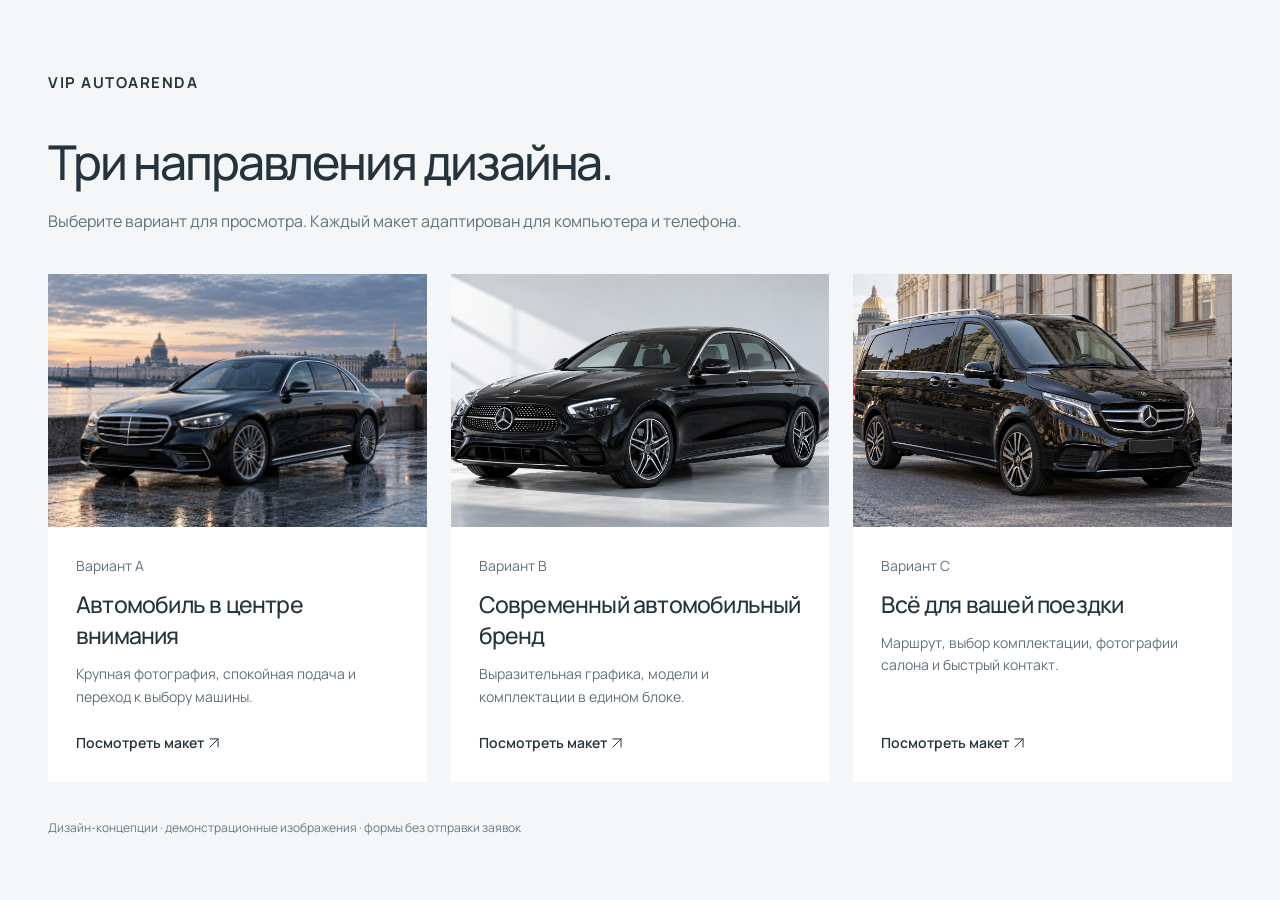
<file: index.html>
<!doctype html><html lang="ru"><head><meta http-equiv="Content-Security-Policy" content="default-src 'self'; script-src 'self'; style-src 'self'; img-src 'self' data:; font-src 'self'; connect-src 'self'; form-action 'none'; base-uri 'self'"><meta name="referrer" content="strict-origin-when-cross-origin"><meta charset="utf-8"><meta name="viewport" content="width=device-width,initial-scale=1"><meta name="robots" content="noindex,nofollow"><title>VIP Autoarenda — варианты дизайна</title><link rel="stylesheet" href="presentation.css?v=20261020-svg1"></head><body><main><p class="brand">VIP AUTOARENDA</p><h1>Три направления дизайна.</h1><p class="intro">Выберите вариант для просмотра. Каждый макет адаптирован для компьютера и телефона.</p><div class="concepts"><a href="concept-a/"><img src="concept-a/assets/hero.png" width="1536" height="1024" alt="Mercedes S-Класс на набережной"><div><span>Вариант A</span><h2>Автомобиль в центре внимания</h2><p>Крупная фотография, спокойная подача и переход к выбору машины.</p><strong>Посмотреть макет <svg class="ui-arrow" xmlns="http://www.w3.org/2000/svg" width="16" height="16" viewBox="0 0 24 24" fill="none" stroke="currentColor" stroke-width="1.7" stroke-linecap="round" stroke-linejoin="round" aria-hidden="true" focusable="false"><path d="M5 19 19 5M5 5h14v14"/></svg></strong></div></a><a href="concept-b/"><img src="concept-b/assets/e-class.png" width="1672" height="941" alt="Mercedes E-Класс"><div><span>Вариант B</span><h2>Современный автомобильный бренд</h2><p>Выразительная графика, модели и комплектации в едином блоке.</p><strong>Посмотреть макет <svg class="ui-arrow" xmlns="http://www.w3.org/2000/svg" width="16" height="16" viewBox="0 0 24 24" fill="none" stroke="currentColor" stroke-width="1.7" stroke-linecap="round" stroke-linejoin="round" aria-hidden="true" focusable="false"><path d="M5 19 19 5M5 5h14v14"/></svg></strong></div></a><a href="concept-c/"><img src="concept-c/assets/arrival.png" width="1672" height="941" alt="Mercedes V-Class в Петербурге"><div><span>Вариант C</span><h2>Всё для вашей поездки</h2><p>Маршрут, выбор комплектации, фотографии салона и быстрый контакт.</p><strong>Посмотреть макет <svg class="ui-arrow" xmlns="http://www.w3.org/2000/svg" width="16" height="16" viewBox="0 0 24 24" fill="none" stroke="currentColor" stroke-width="1.7" stroke-linecap="round" stroke-linejoin="round" aria-hidden="true" focusable="false"><path d="M5 19 19 5M5 5h14v14"/></svg></strong></div></a></div><footer>Дизайн-концепции · демонстрационные изображения · формы без отправки заявок</footer></main></body></html>
</file>
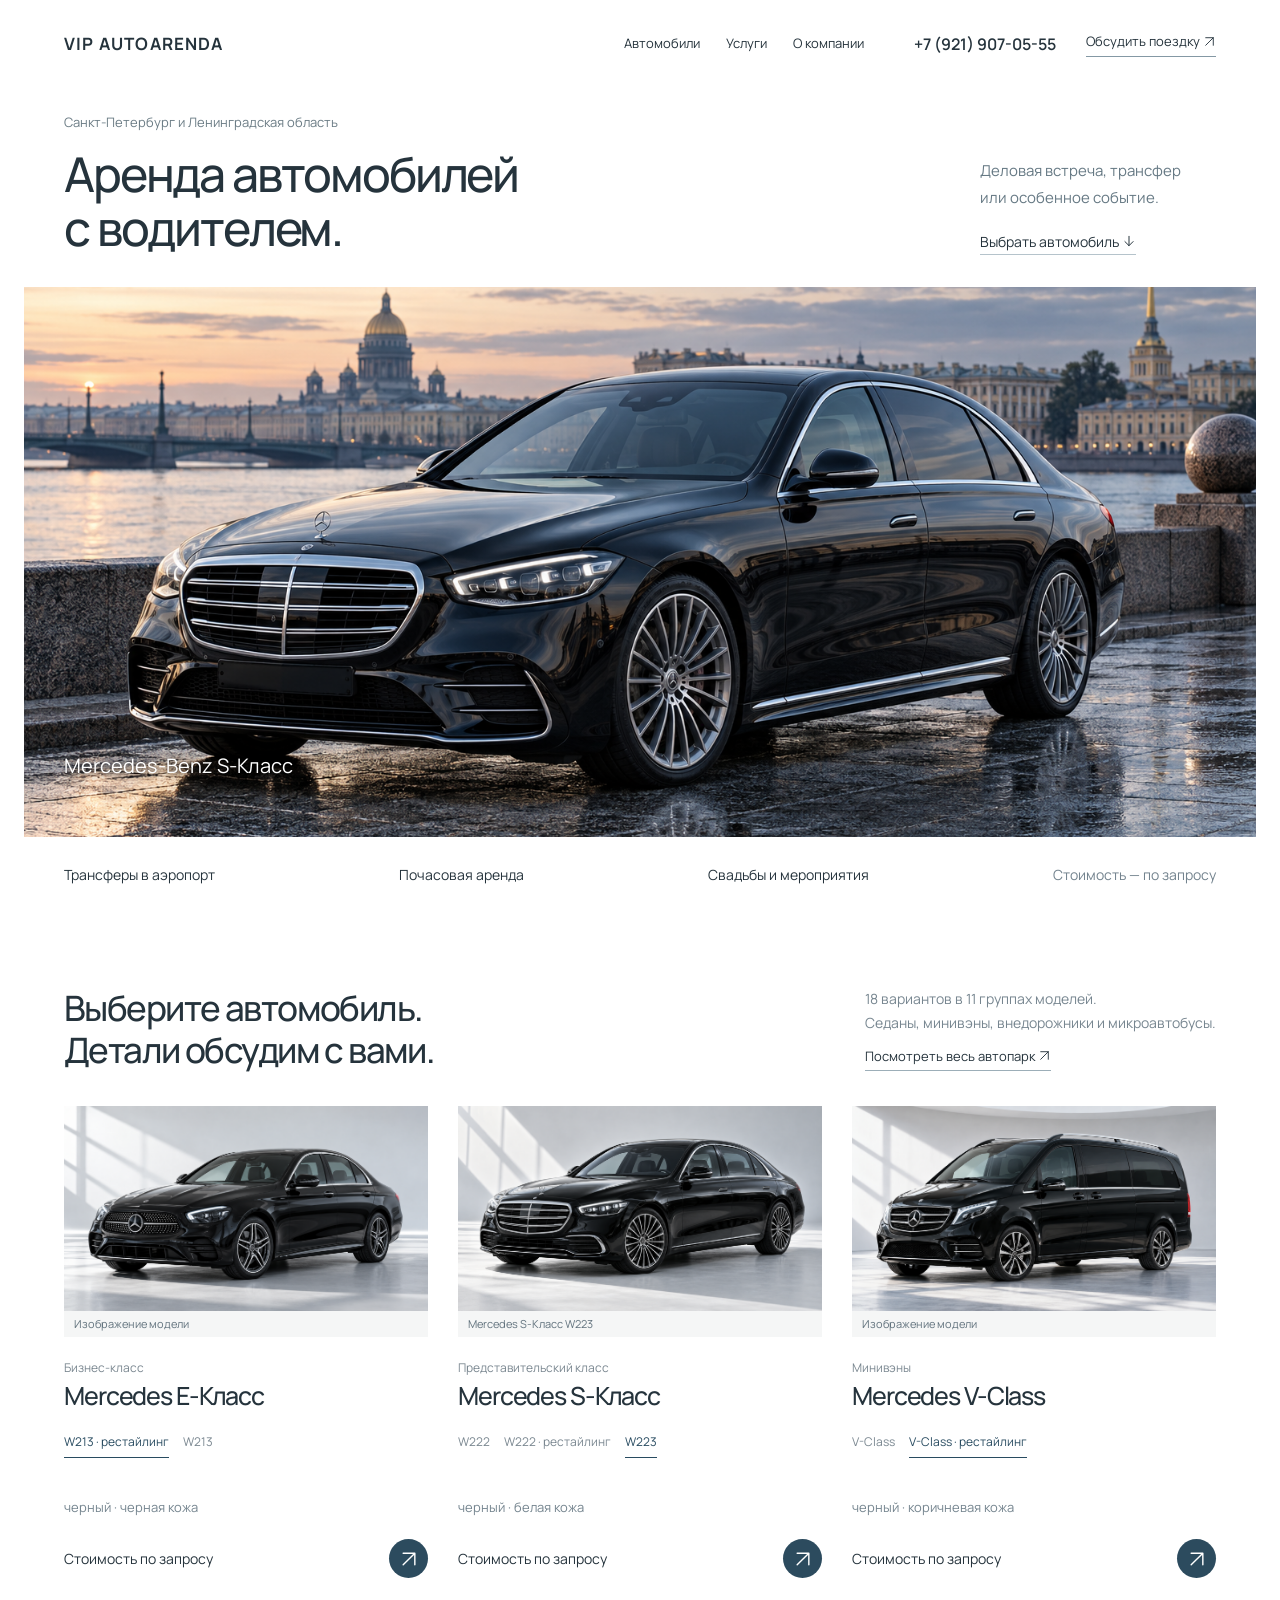
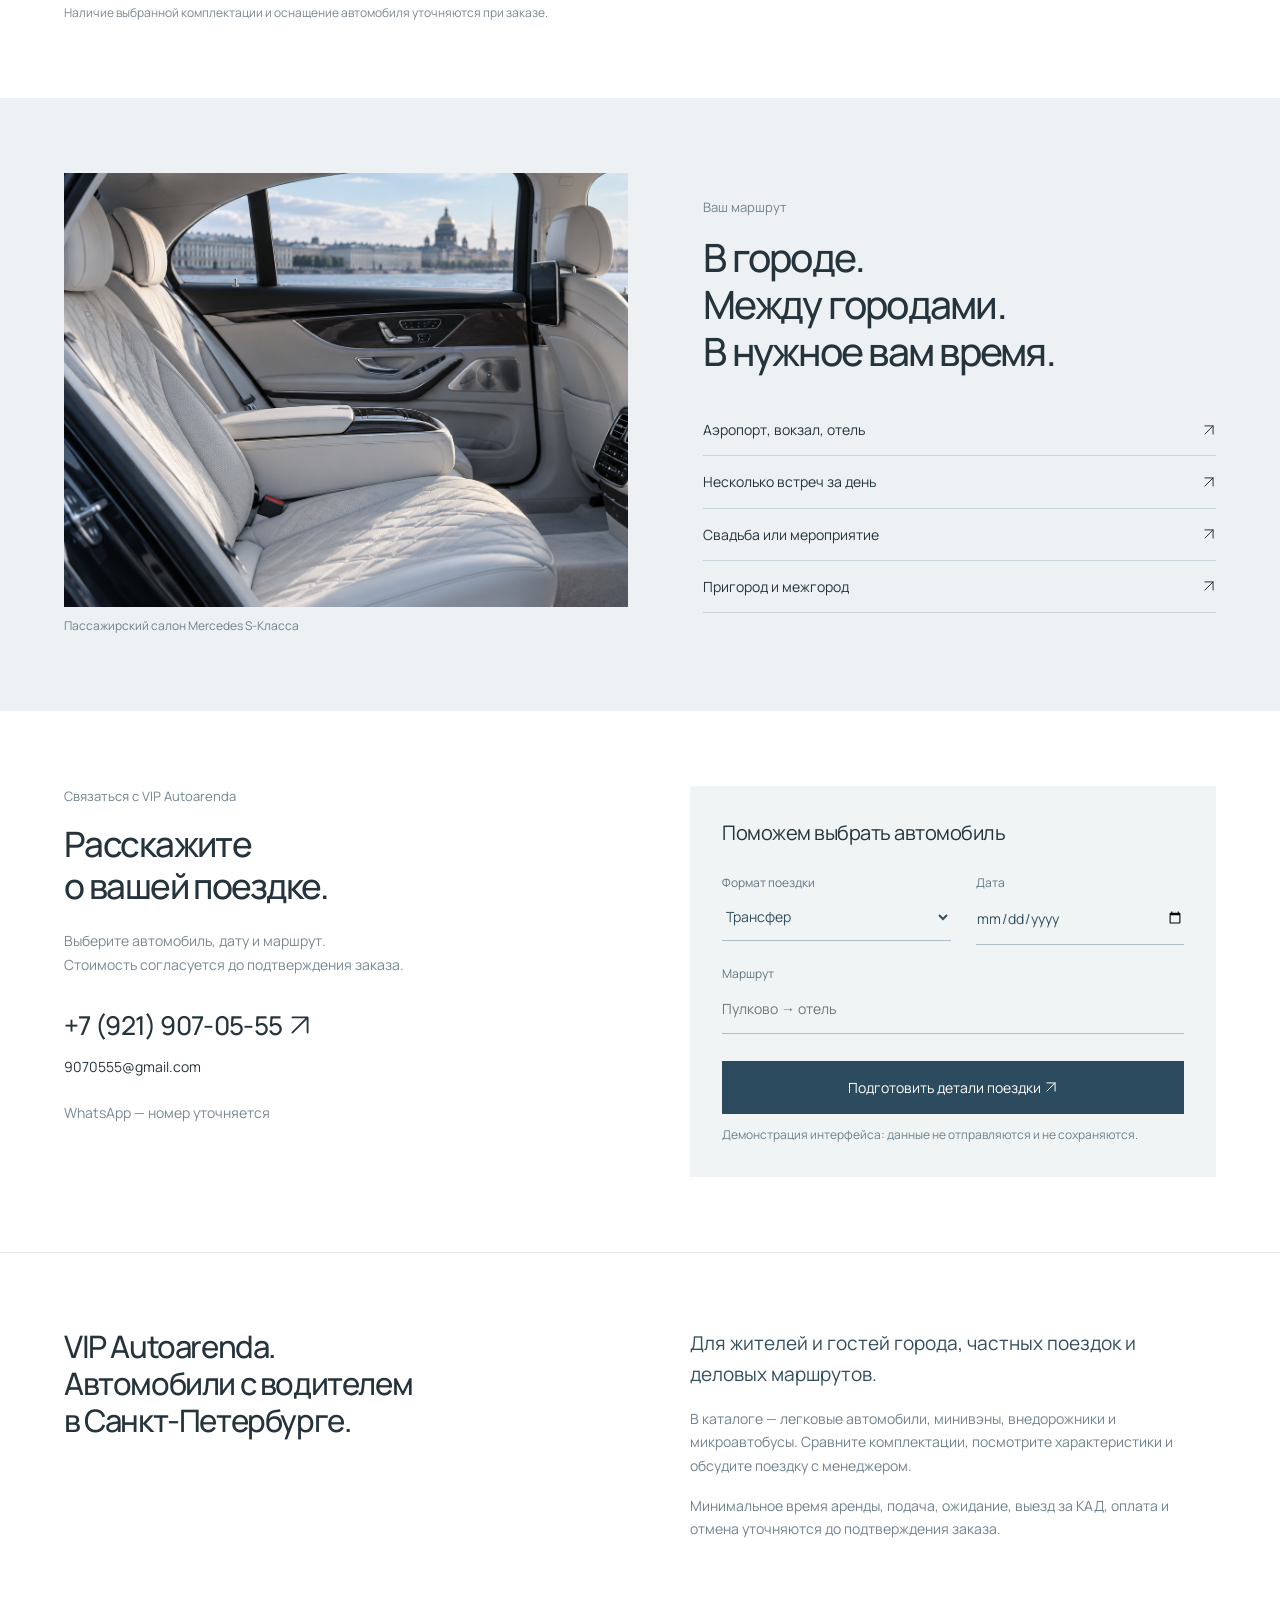
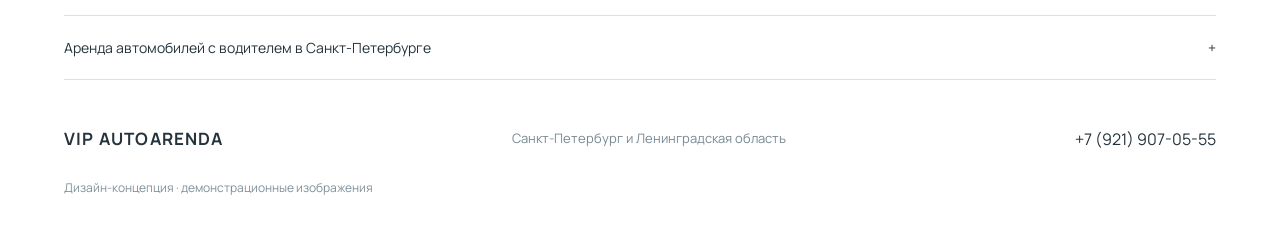
<file: concept-a/index.html>
<!doctype html><html lang="ru"><head><meta http-equiv="Content-Security-Policy" content="default-src 'self'; script-src 'self'; style-src 'self'; img-src 'self' data:; font-src 'self'; connect-src 'self'; form-action 'none'; base-uri 'self'"><meta name="referrer" content="strict-origin-when-cross-origin"><meta charset="utf-8"><meta name="viewport" content="width=device-width,initial-scale=1"><meta name="robots" content="noindex,nofollow"><title>VIP Autoarenda — Cinematic Automotive</title><link rel="stylesheet" href="style.css?v=20261020-svg1"><script src="app.js?v=20261020-svg1" defer></script></head><body>
<header class="header wrap"><a class="wordmark" href="#">VIP AUTOARENDA</a><nav aria-label="Навигация"><a href="#fleet">Автомобили</a><a href="#services">Услуги</a><a href="#company">О компании</a></nav><a class="header-phone" href="tel:+79219070555">+7 (921) 907-05-55</a><a class="header-order" href="#order">Обсудить поездку <svg class="ui-arrow" xmlns="http://www.w3.org/2000/svg" width="16" height="16" viewBox="0 0 24 24" fill="none" stroke="currentColor" stroke-width="1.7" stroke-linecap="round" stroke-linejoin="round" aria-hidden="true" focusable="false"><path d="M5 19 19 5M5 5h14v14"/></svg></a></header>
<main>
<section class="opening" aria-labelledby="main-title"><div class="opening-title wrap"><div><p>Санкт-Петербург и Ленинградская область</p><h1 id="main-title">Аренда автомобилей <br>с водителем.</h1></div><p class="opening-intro">Деловая встреча, трансфер <br>или особенное событие. <br><a href="#fleet">Выбрать автомобиль <svg class="ui-arrow" xmlns="http://www.w3.org/2000/svg" width="16" height="16" viewBox="0 0 24 24" fill="none" stroke="currentColor" stroke-width="1.7" stroke-linecap="round" stroke-linejoin="round" aria-hidden="true" focusable="false"><path d="M12 4v16M5 13l7 7 7-7"/></svg></a></p></div><figure class="film"><img src="assets/hero.png" width="1536" height="1024" fetchpriority="high" alt="чёрного Mercedes S-Класса W223 на набережной"><div class="film-label"><span>Mercedes-Benz S-Класс</span></div></figure><div class="opening-services wrap"><a href="#services">Трансферы в аэропорт</a><a href="#services">Почасовая аренда</a><a href="#services">Свадьбы и мероприятия</a><span>Стоимость — по запросу</span></div></section>
<section class="fleet wrap section" id="fleet"><div class="section-head"><h2>Выберите автомобиль. <br>Детали обсудим с вами.</h2><div><p>18 вариантов в 11 группах моделей. <br>Седаны, минивэны, внедорожники и микроавтобусы.</p><button class="underlink" data-all>Посмотреть весь автопарк <svg class="ui-arrow" xmlns="http://www.w3.org/2000/svg" width="16" height="16" viewBox="0 0 24 24" fill="none" stroke="currentColor" stroke-width="1.7" stroke-linecap="round" stroke-linejoin="round" aria-hidden="true" focusable="false"><path d="M5 19 19 5M5 5h14v14"/></svg></button></div></div><div class="car-gallery"><article><figure><img src="assets/e-class.png" width="1672" height="941" alt="Mercedes E-Класса W213"><figcaption>Изображение модели</figcaption></figure><p class="class-label">Бизнес-класс</p><h3>Mercedes E-Класс</h3><div class="variant-buttons" data-group="e-class"></div><p class="vehicle-facts" data-facts="e-class"></p><div class="car-order"><span>Стоимость по запросу</span><button data-book-group="e-class" aria-label="Обсудить E-Класс"><svg class="ui-arrow" xmlns="http://www.w3.org/2000/svg" width="16" height="16" viewBox="0 0 24 24" fill="none" stroke="currentColor" stroke-width="1.7" stroke-linecap="round" stroke-linejoin="round" aria-hidden="true" focusable="false"><path d="M5 19 19 5M5 5h14v14"/></svg></button></div></article><article><figure><img src="assets/s-class.png" width="1672" height="941" alt="Mercedes S-Класса W223"><figcaption>Mercedes S-Класс W223</figcaption></figure><p class="class-label">Представительский класс</p><h3>Mercedes S-Класс</h3><div class="variant-buttons" data-group="s-class"></div><p class="vehicle-facts" data-facts="s-class"></p><div class="car-order"><span>Стоимость по запросу</span><button data-book-group="s-class" aria-label="Обсудить S-Класс"><svg class="ui-arrow" xmlns="http://www.w3.org/2000/svg" width="16" height="16" viewBox="0 0 24 24" fill="none" stroke="currentColor" stroke-width="1.7" stroke-linecap="round" stroke-linejoin="round" aria-hidden="true" focusable="false"><path d="M5 19 19 5M5 5h14v14"/></svg></button></div></article><article><figure><img src="assets/v-class.png" width="1672" height="941" alt="Mercedes V-Class"><figcaption>Изображение модели</figcaption></figure><p class="class-label">Минивэны</p><h3>Mercedes V-Class</h3><div class="variant-buttons" data-group="mercedes-v-class"></div><p class="vehicle-facts" data-facts="mercedes-v-class"></p><div class="car-order"><span>Стоимость по запросу</span><button data-book-group="mercedes-v-class" aria-label="Обсудить V-Class"><svg class="ui-arrow" xmlns="http://www.w3.org/2000/svg" width="16" height="16" viewBox="0 0 24 24" fill="none" stroke="currentColor" stroke-width="1.7" stroke-linecap="round" stroke-linejoin="round" aria-hidden="true" focusable="false"><path d="M5 19 19 5M5 5h14v14"/></svg></button></div></article></div><p class="fleet-disclaimer">Наличие выбранной комплектации и оснащение автомобиля уточняются при заказе.</p></section>
<section class="journeys section" id="services"><div class="journey-layout wrap"><figure><img src="assets/interior.png" width="1672" height="941" alt="светлого пассажирского салона Mercedes S-Класса"><figcaption>Пассажирский салон Mercedes S-Класса</figcaption></figure><div class="journey-copy"><p class="small-title">Ваш маршрут</p><h2>В городе. <br>Между городами. <br>В нужное вам время.</h2><div class="service-list"><a href="#order" data-service="Трансфер">Аэропорт, вокзал, отель <span><svg class="ui-arrow" xmlns="http://www.w3.org/2000/svg" width="16" height="16" viewBox="0 0 24 24" fill="none" stroke="currentColor" stroke-width="1.7" stroke-linecap="round" stroke-linejoin="round" aria-hidden="true" focusable="false"><path d="M5 19 19 5M5 5h14v14"/></svg></span></a><a href="#order" data-service="Почасовая аренда">Несколько встреч за день <span><svg class="ui-arrow" xmlns="http://www.w3.org/2000/svg" width="16" height="16" viewBox="0 0 24 24" fill="none" stroke="currentColor" stroke-width="1.7" stroke-linecap="round" stroke-linejoin="round" aria-hidden="true" focusable="false"><path d="M5 19 19 5M5 5h14v14"/></svg></span></a><a href="#order" data-service="Мероприятие">Свадьба или мероприятие <span><svg class="ui-arrow" xmlns="http://www.w3.org/2000/svg" width="16" height="16" viewBox="0 0 24 24" fill="none" stroke="currentColor" stroke-width="1.7" stroke-linecap="round" stroke-linejoin="round" aria-hidden="true" focusable="false"><path d="M5 19 19 5M5 5h14v14"/></svg></span></a><a href="#order" data-service="Межгород">Пригород и межгород <span><svg class="ui-arrow" xmlns="http://www.w3.org/2000/svg" width="16" height="16" viewBox="0 0 24 24" fill="none" stroke="currentColor" stroke-width="1.7" stroke-linecap="round" stroke-linejoin="round" aria-hidden="true" focusable="false"><path d="M5 19 19 5M5 5h14v14"/></svg></span></a></div></div></div></section>
<section class="order wrap section" id="order"><div class="order-intro"><p class="small-title">Связаться с VIP Autoarenda</p><h2>Расскажите <br>о вашей поездке.</h2><p>Выберите автомобиль, дату и маршрут. <br>Стоимость согласуется до подтверждения заказа.</p><a class="big-phone" href="tel:+79219070555">+7 (921) 907-05-55 <svg class="ui-arrow" xmlns="http://www.w3.org/2000/svg" width="16" height="16" viewBox="0 0 24 24" fill="none" stroke="currentColor" stroke-width="1.7" stroke-linecap="round" stroke-linejoin="round" aria-hidden="true" focusable="false"><path d="M5 19 19 5M5 5h14v14"/></svg></a><a href="mailto:9070555@gmail.com">9070555@gmail.com</a><p class="whatsapp">WhatsApp — номер уточняется</p></div><form class="trip-form"><p id="chosen-car">Поможем выбрать автомобиль</p><div class="form-pair"><label>Формат поездки<select name="service"><option>Трансфер</option><option>Почасовая аренда</option><option>Мероприятие</option><option>Межгород</option><option>Долгосрочная аренда</option></select></label><label>Дата<input name="date" type="date"></label></div><label>Маршрут<input name="route" maxlength="300" placeholder="Пулково → отель"></label><button class="primary" type="submit">Подготовить детали поездки <svg class="ui-arrow" xmlns="http://www.w3.org/2000/svg" width="16" height="16" viewBox="0 0 24 24" fill="none" stroke="currentColor" stroke-width="1.7" stroke-linecap="round" stroke-linejoin="round" aria-hidden="true" focusable="false"><path d="M5 19 19 5M5 5h14v14"/></svg></button><p class="demo-text">Демонстрация интерфейса: данные не отправляются и не сохраняются.</p><output aria-live="polite"></output></form></section>
<section class="company wrap section" id="company"><h2>VIP Autoarenda. <br>Автомобили с водителем <br>в Санкт-Петербурге.</h2><div><p class="company-lead">Для жителей и гостей города, частных поездок и деловых маршрутов.</p><p>В каталоге — легковые автомобили, минивэны, внедорожники и микроавтобусы. Сравните комплектации, посмотрите характеристики и обсудите поездку с менеджером.</p><p>Минимальное время аренды, подача, ожидание, выезд за КАД, оплата и отмена уточняются до подтверждения заказа.</p></div></section>
<div class="seo wrap"><details><summary>Аренда автомобилей с водителем в Санкт-Петербурге <span>+</span></summary><p>Аренда автомобиля с водителем в VIP Autoarenda оформляется после согласования даты, маршрута, автомобиля и стоимости поездки. Расскажите менеджеру о количестве пассажиров и необходимых дополнительных условиях.</p><p>К вашим услугам легковые автомобили, минивэны и микроавтобусы различных классов, цвета и вместительности. Доступны поездки по Санкт-Петербургу и Ленинградской области, трансферы, почасовая и долгосрочная аренда.</p></details></div>
</main><footer class="footer wrap"><a class="wordmark" href="#">VIP AUTOARENDA</a><p>Санкт-Петербург и Ленинградская область</p><a href="tel:+79219070555">+7 (921) 907-05-55</a><small>Дизайн-концепция · демонстрационные изображения</small></footer><dialog id="fleet-dialog"><button class="close" aria-label="Закрыть автопарк">×</button><h2>Автопарк VIP Autoarenda</h2><p>18 публичных вариантов. Все цены — по запросу.</p><div id="all-vehicles"></div></dialog></body></html>
</file>
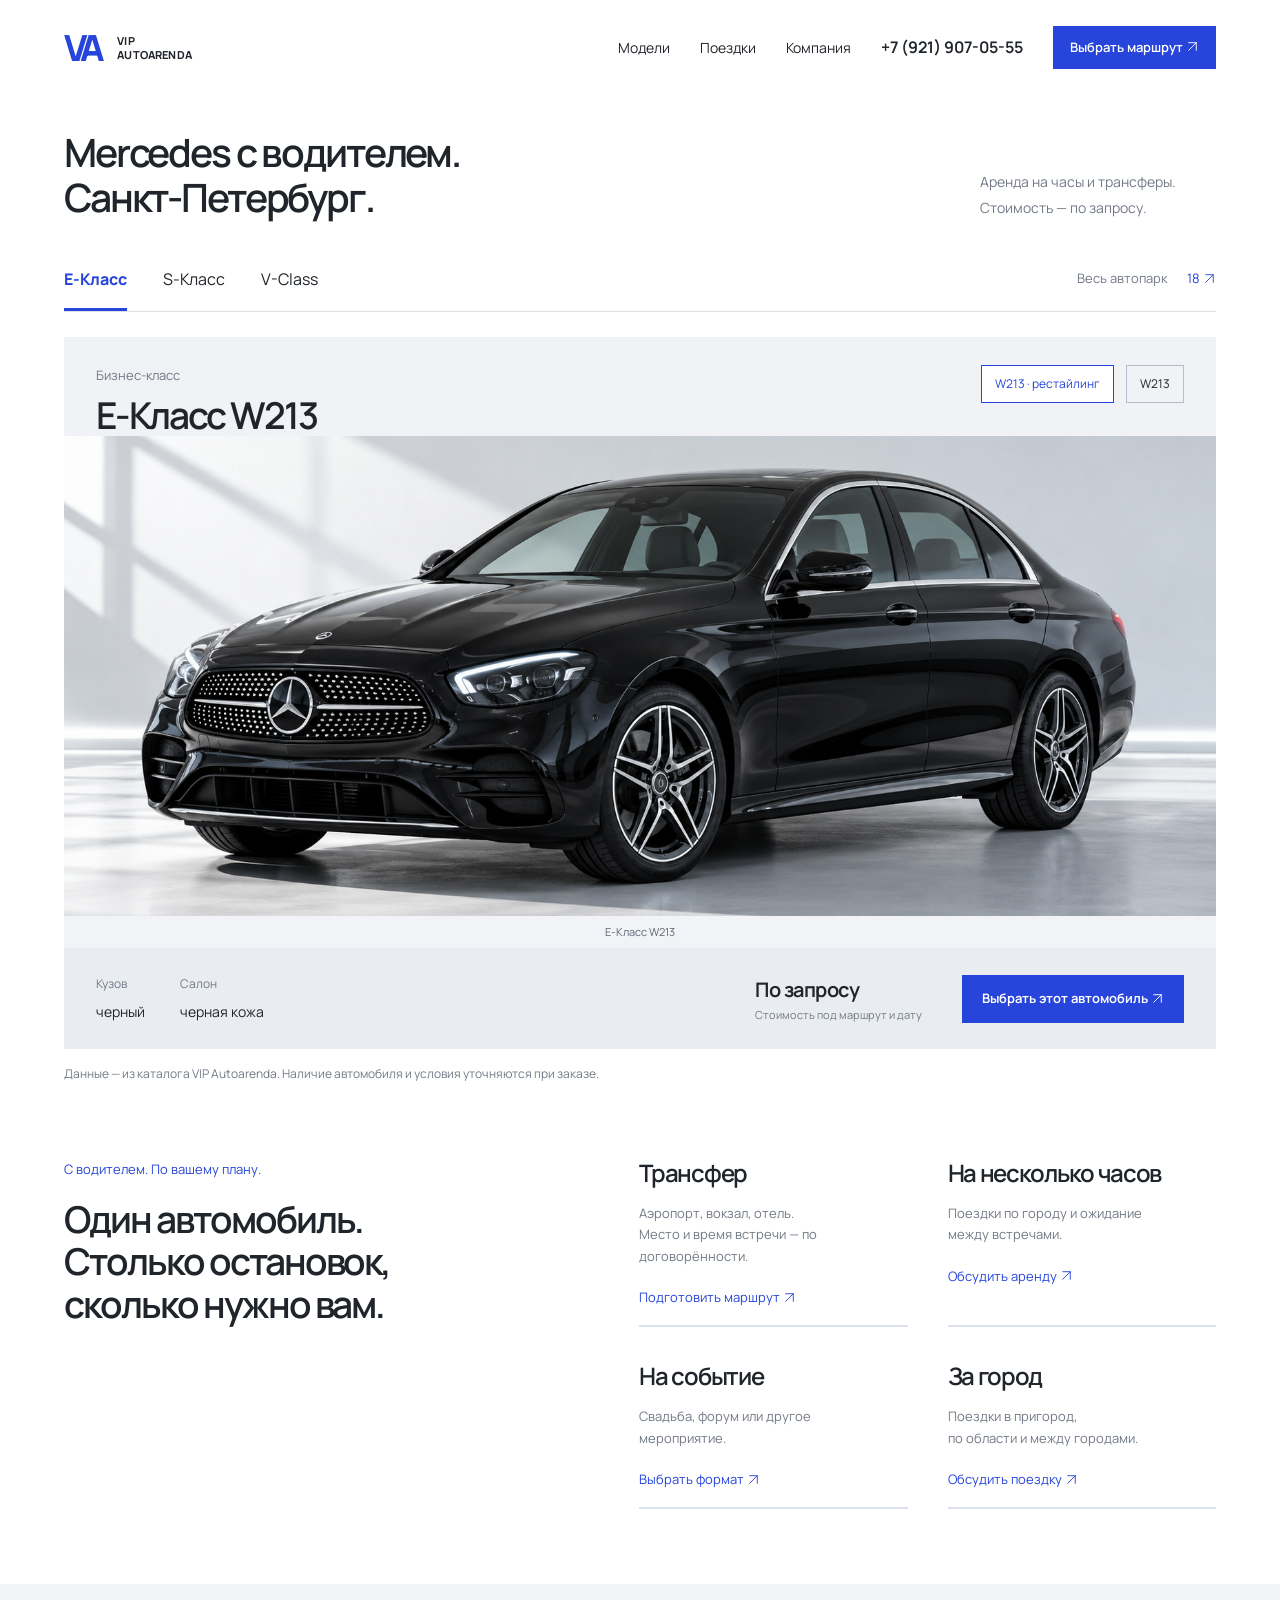
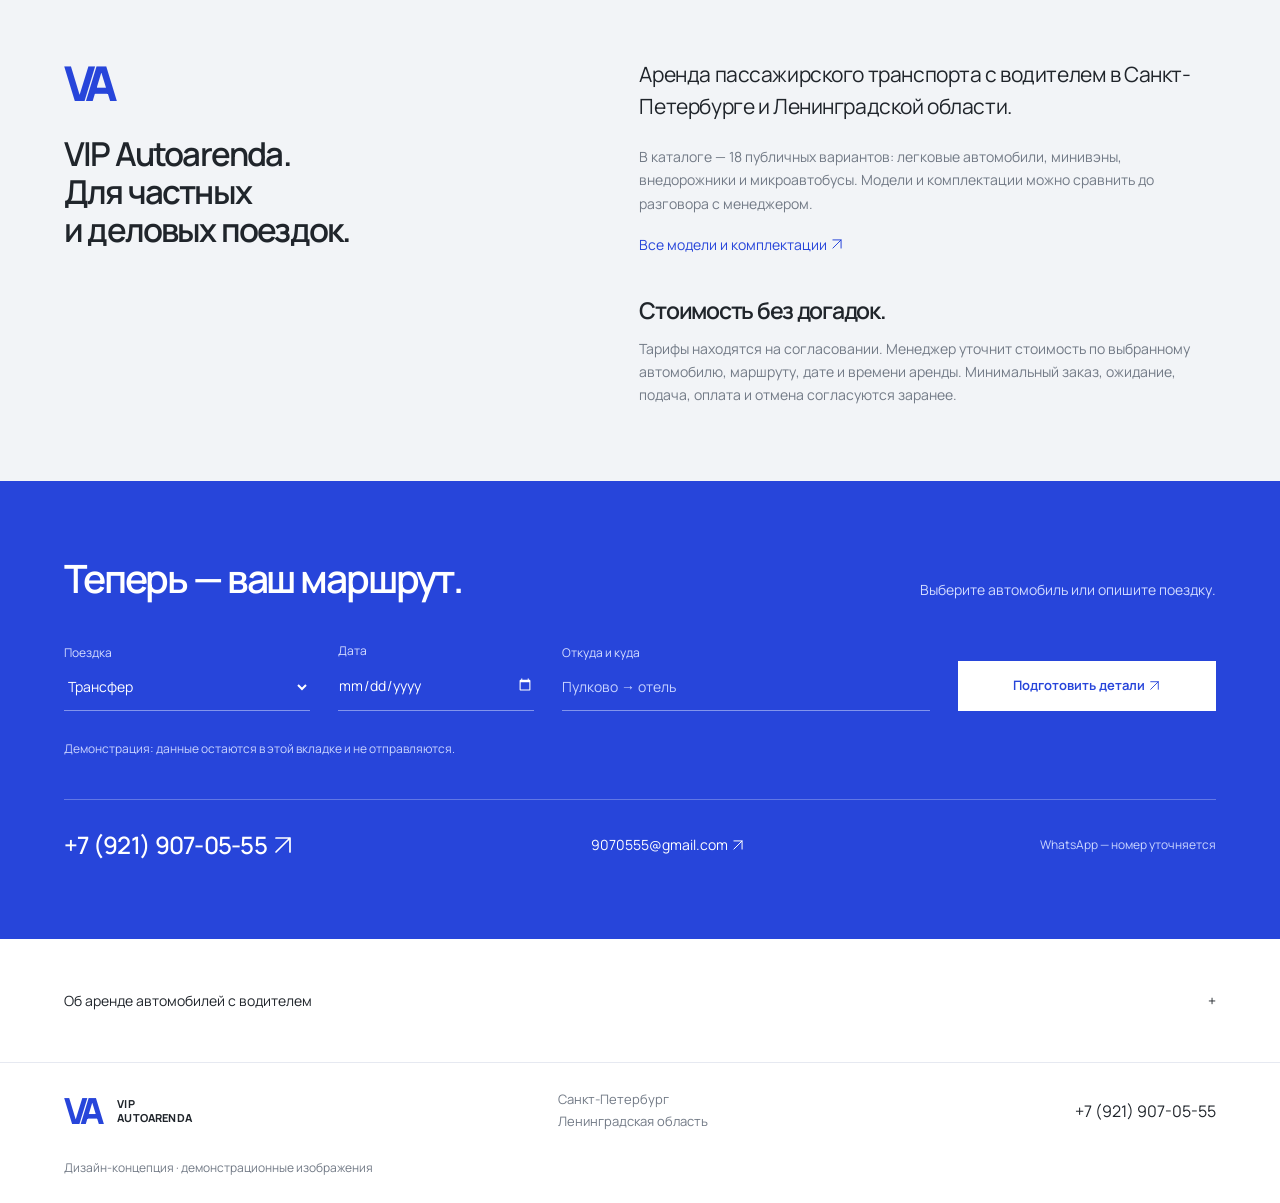
<file: concept-b/index.html>
<!doctype html><html lang="ru"><head><meta http-equiv="Content-Security-Policy" content="default-src 'self'; script-src 'self'; style-src 'self'; img-src 'self' data:; font-src 'self'; connect-src 'self'; form-action 'none'; base-uri 'self'"><meta name="referrer" content="strict-origin-when-cross-origin"><meta charset="utf-8"><meta name="viewport" content="width=device-width,initial-scale=1"><meta name="robots" content="noindex,nofollow"><title>VIP Autoarenda — Modern Automotive Brand</title><link rel="stylesheet" href="style.css?v=20261020-svg1"><script src="app.js?v=20261020-svg1" defer></script></head><body>
<header class="top wrap"><a class="brand" href="#"><span class="brand-symbol">VA</span><span>VIP <br>AUTOARENDA</span></a><nav aria-label="Главная навигация"><a href="#models">Модели</a><a href="#services">Поездки</a><a href="#company">Компания</a></nav><a class="top-phone" href="tel:+79219070555">+7 (921) 907-05-55</a><a class="top-button" href="#request">Выбрать маршрут <svg class="ui-arrow" xmlns="http://www.w3.org/2000/svg" width="16" height="16" viewBox="0 0 24 24" fill="none" stroke="currentColor" stroke-width="1.7" stroke-linecap="round" stroke-linejoin="round" aria-hidden="true" focusable="false"><path d="M5 19 19 5M5 5h14v14"/></svg></a></header>
<main>
<section class="product-intro wrap" id="models"><div class="intro-line"><h1>Mercedes с водителем. <br>Санкт-Петербург.</h1><p>Аренда на часы и трансферы. <br>Стоимость — по запросу.</p></div><div class="model-tabs" role="tablist" aria-label="Модель"><button role="tab" aria-selected="true" aria-controls="product" data-model="e-class">E-Класс</button><button role="tab" aria-selected="false" aria-controls="product" data-model="s-class" tabindex="-1">S-Класс</button><button role="tab" aria-selected="false" aria-controls="product" data-model="mercedes-v-class" tabindex="-1">V-Class</button><button class="all-models" data-all>Весь автопарк <span>18 <svg class="ui-arrow" xmlns="http://www.w3.org/2000/svg" width="16" height="16" viewBox="0 0 24 24" fill="none" stroke="currentColor" stroke-width="1.7" stroke-linecap="round" stroke-linejoin="round" aria-hidden="true" focusable="false"><path d="M5 19 19 5M5 5h14v14"/></svg></span></button></div>
<div class="product" id="product" role="tabpanel"><div class="product-title"><div><p id="product-category">Бизнес-класс</p><h2 id="product-name">E-Класс W213</h2></div><div class="product-variants" id="product-variants" role="group" aria-label="Комплектации"></div></div><figure class="product-visual"><img id="product-image" src="assets/e-class.png" width="1672" height="941" alt="Mercedes E-Класса W213"><figcaption id="product-caption">Mercedes E-Класс W213</figcaption></figure><div class="product-specs"><dl><div><dt>Кузов</dt><dd id="color">Чёрный</dd></div><div><dt>Салон</dt><dd id="interior">Чёрная кожа</dd></div></dl><div class="product-rate"><strong>По запросу</strong><span>Стоимость под маршрут и дату</span></div><button id="choose-product" class="blue-button">Выбрать этот автомобиль <svg class="ui-arrow" xmlns="http://www.w3.org/2000/svg" width="16" height="16" viewBox="0 0 24 24" fill="none" stroke="currentColor" stroke-width="1.7" stroke-linecap="round" stroke-linejoin="round" aria-hidden="true" focusable="false"><path d="M5 19 19 5M5 5h14v14"/></svg></button></div></div><p class="catalog-note">Данные — из каталога VIP Autoarenda. Наличие автомобиля и условия уточняются при заказе.</p></section>
<section class="drive-services wrap section" id="services"><div class="services-title"><p>С водителем. По вашему плану.</p><h2>Один автомобиль. <br>Столько остановок, <br>сколько нужно вам.</h2></div><div class="service-options"><a href="#request" data-trip="Трансфер"><h3>Трансфер</h3><p>Аэропорт, вокзал, отель. <br>Место и время встречи — по договорённости.</p><span>Подготовить маршрут <svg class="ui-arrow" xmlns="http://www.w3.org/2000/svg" width="16" height="16" viewBox="0 0 24 24" fill="none" stroke="currentColor" stroke-width="1.7" stroke-linecap="round" stroke-linejoin="round" aria-hidden="true" focusable="false"><path d="M5 19 19 5M5 5h14v14"/></svg></span></a><a href="#request" data-trip="Почасовая аренда"><h3>На несколько часов</h3><p>Поездки по городу и ожидание <br>между встречами.</p><span>Обсудить аренду <svg class="ui-arrow" xmlns="http://www.w3.org/2000/svg" width="16" height="16" viewBox="0 0 24 24" fill="none" stroke="currentColor" stroke-width="1.7" stroke-linecap="round" stroke-linejoin="round" aria-hidden="true" focusable="false"><path d="M5 19 19 5M5 5h14v14"/></svg></span></a><a href="#request" data-trip="Мероприятие"><h3>На событие</h3><p>Свадьба, форум или другое <br>мероприятие.</p><span>Выбрать формат <svg class="ui-arrow" xmlns="http://www.w3.org/2000/svg" width="16" height="16" viewBox="0 0 24 24" fill="none" stroke="currentColor" stroke-width="1.7" stroke-linecap="round" stroke-linejoin="round" aria-hidden="true" focusable="false"><path d="M5 19 19 5M5 5h14v14"/></svg></span></a><a href="#request" data-trip="Межгород"><h3>За город</h3><p>Поездки в пригород, <br>по области и между городами.</p><span>Обсудить поездку <svg class="ui-arrow" xmlns="http://www.w3.org/2000/svg" width="16" height="16" viewBox="0 0 24 24" fill="none" stroke="currentColor" stroke-width="1.7" stroke-linecap="round" stroke-linejoin="round" aria-hidden="true" focusable="false"><path d="M5 19 19 5M5 5h14v14"/></svg></span></a></div></section>
<section class="company-block section" id="company"><div class="wrap company-layout"><div class="company-title"><span class="company-monogram">VA</span><h2>VIP Autoarenda. <br>Для частных <br>и деловых поездок.</h2></div><div class="company-text"><p class="company-intro">Аренда пассажирского транспорта с водителем в Санкт-Петербурге и Ленинградской области.</p><p>В каталоге — 18 публичных вариантов: легковые автомобили, минивэны, внедорожники и микроавтобусы. Модели и комплектации можно сравнить до разговора с менеджером.</p><button class="text-button" data-all>Все модели и комплектации <svg class="ui-arrow" xmlns="http://www.w3.org/2000/svg" width="16" height="16" viewBox="0 0 24 24" fill="none" stroke="currentColor" stroke-width="1.7" stroke-linecap="round" stroke-linejoin="round" aria-hidden="true" focusable="false"><path d="M5 19 19 5M5 5h14v14"/></svg></button><div class="condition-copy"><h3>Стоимость без догадок.</h3><p>Тарифы находятся на согласовании. Менеджер уточнит стоимость по выбранному автомобилю, маршруту, дате и времени аренды. Минимальный заказ, ожидание, подача, оплата и отмена согласуются заранее.</p></div></div></div></section>
<section class="request-section section" id="request"><div class="wrap"><div class="request-heading"><h2>Теперь — ваш маршрут.</h2><p id="request-car">Выберите автомобиль или опишите поездку.</p></div><form class="request-form"><label>Поездка<select name="service"><option>Трансфер</option><option>Почасовая аренда</option><option>Мероприятие</option><option>Межгород</option><option>Долгосрочная аренда</option></select></label><label>Дата<input type="date" name="date"></label><label class="route">Откуда и куда<input name="route" maxlength="300" placeholder="Пулково → отель"></label><button type="submit">Подготовить детали <svg class="ui-arrow" xmlns="http://www.w3.org/2000/svg" width="16" height="16" viewBox="0 0 24 24" fill="none" stroke="currentColor" stroke-width="1.7" stroke-linecap="round" stroke-linejoin="round" aria-hidden="true" focusable="false"><path d="M5 19 19 5M5 5h14v14"/></svg></button><p class="form-notice">Демонстрация: данные остаются в этой вкладке и не отправляются.</p><output aria-live="polite"></output></form><div class="request-contacts"><a href="tel:+79219070555">+7 (921) 907-05-55 <svg class="ui-arrow" xmlns="http://www.w3.org/2000/svg" width="16" height="16" viewBox="0 0 24 24" fill="none" stroke="currentColor" stroke-width="1.7" stroke-linecap="round" stroke-linejoin="round" aria-hidden="true" focusable="false"><path d="M5 19 19 5M5 5h14v14"/></svg></a><a href="mailto:9070555@gmail.com">9070555@gmail.com <svg class="ui-arrow" xmlns="http://www.w3.org/2000/svg" width="16" height="16" viewBox="0 0 24 24" fill="none" stroke="currentColor" stroke-width="1.7" stroke-linecap="round" stroke-linejoin="round" aria-hidden="true" focusable="false"><path d="M5 19 19 5M5 5h14v14"/></svg></a><span>WhatsApp — номер уточняется</span></div></div></section>
<section class="seo wrap"><details><summary>Об аренде автомобилей с водителем <span>+</span></summary><p>Аренда автомобиля с водителем в VIP Autoarenda оформляется после согласования даты, маршрута, автомобиля и стоимости поездки. Расскажите менеджеру о количестве пассажиров и необходимых дополнительных условиях.</p><p>Компания предоставляет пассажирский транспорт жителям и гостям Санкт-Петербурга. К вашим услугам легковые автомобили, минивэны и микроавтобусы различных классов, цвета и вместительности. Минимальный заказ, подача, ожидание, продление поездки, выезд за КАД, оплата и отмена уточняются до подтверждения заказа.</p></details></section>
</main><footer class="bottom wrap"><a class="brand" href="#"><span class="brand-symbol">VA</span><span>VIP <br>AUTOARENDA</span></a><p>Санкт-Петербург <br>Ленинградская область</p><a href="tel:+79219070555">+7 (921) 907-05-55</a><small>Дизайн-концепция · демонстрационные изображения</small></footer>
<button class="mobile-choose" id="mobile-choose" type="button">Обсудить этот автомобиль <svg class="ui-arrow" xmlns="http://www.w3.org/2000/svg" width="16" height="16" viewBox="0 0 24 24" fill="none" stroke="currentColor" stroke-width="1.7" stroke-linecap="round" stroke-linejoin="round" aria-hidden="true" focusable="false"><path d="M5 19 19 5M5 5h14v14"/></svg></button><dialog id="all-fleet"><button class="close" aria-label="Закрыть автопарк">×</button><h2>Модели и комплектации</h2><p>18 вариантов · тарифы по запросу</p><div id="all-list"></div></dialog></body></html>
</file>
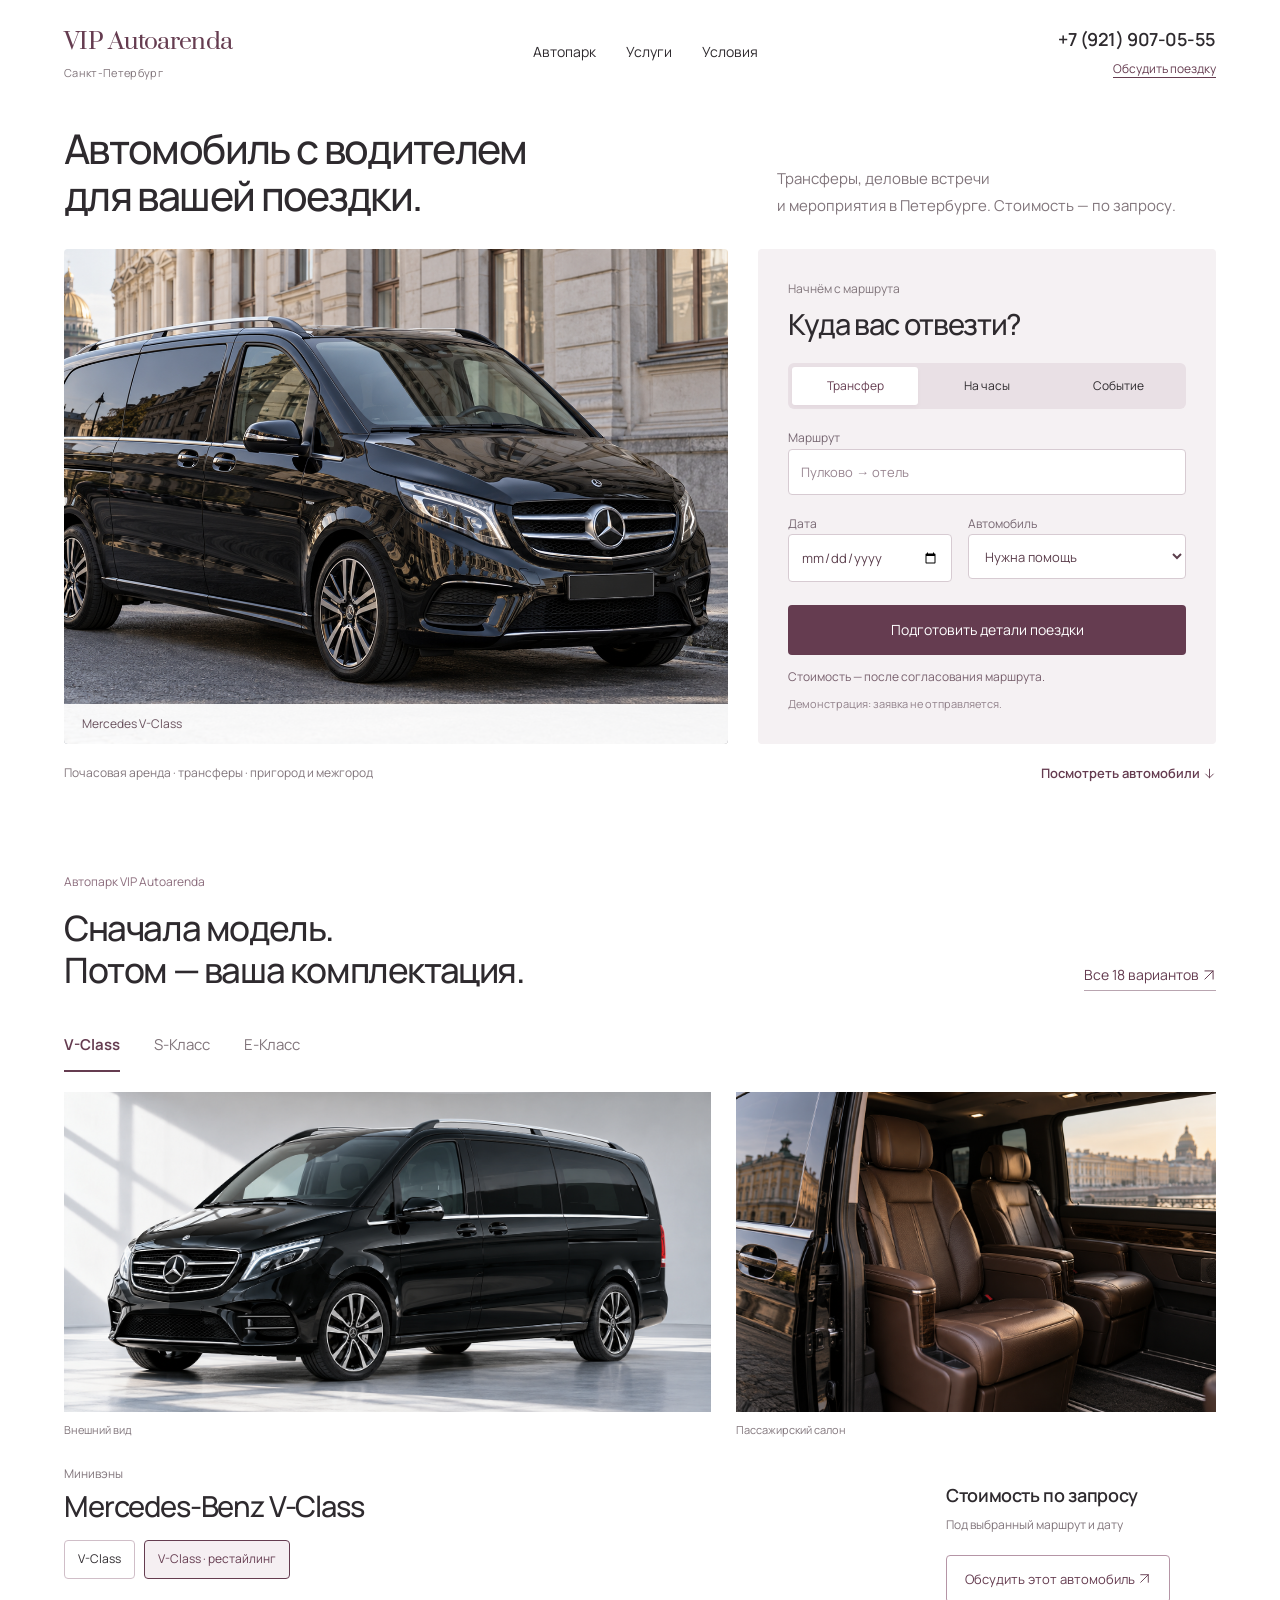
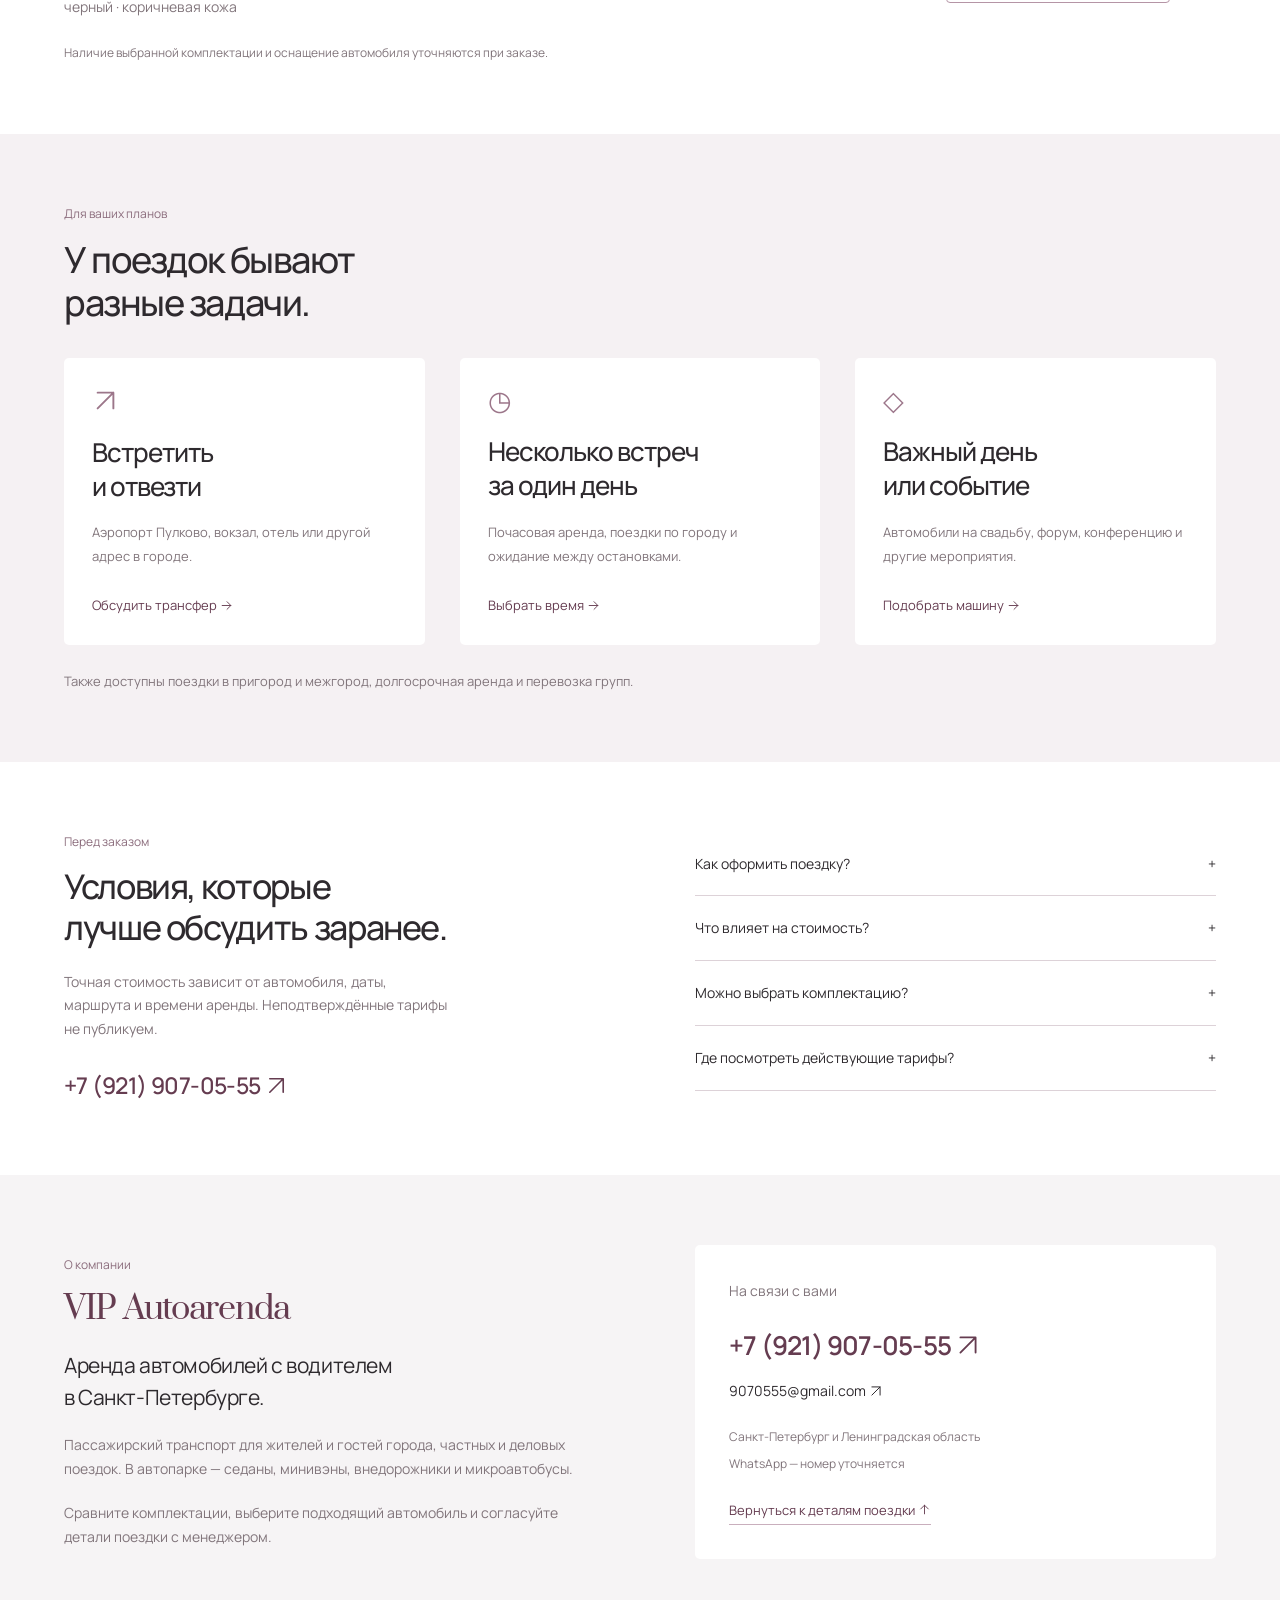
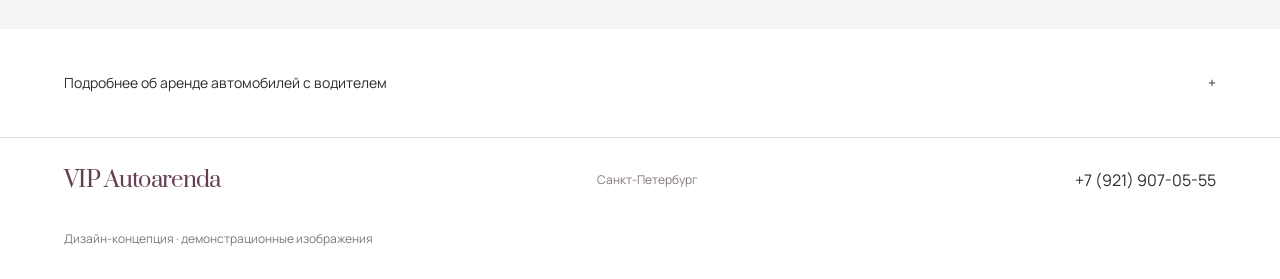
<file: concept-c/index.html>
<!doctype html><html lang="ru"><head><meta http-equiv="Content-Security-Policy" content="default-src 'self'; script-src 'self'; style-src 'self'; img-src 'self' data:; font-src 'self'; connect-src 'self'; form-action 'none'; base-uri 'self'"><meta name="referrer" content="strict-origin-when-cross-origin"><meta charset="utf-8"><meta name="viewport" content="width=device-width,initial-scale=1"><meta name="robots" content="noindex,nofollow"><title>VIP Autoarenda — Premium Chauffeur Service</title><link rel="stylesheet" href="style.css?v=20261020-svg1"><script src="app.js?v=20261020-svg1" defer></script></head><body>
<header class="site-header container"><a class="logotype" href="#">VIP Autoarenda<span>Санкт-Петербург</span></a><nav aria-label="Главная навигация"><a href="#cars">Автопарк</a><a href="#services">Услуги</a><a href="#conditions">Условия</a></nav><div class="header-contact"><a href="tel:+79219070555">+7 (921) 907-05-55</a><a href="#trip">Обсудить поездку</a></div></header>
<main>
<section class="welcome container"><div class="welcome-heading"><h1>Автомобиль с водителем <br>для вашей поездки.</h1><p>Трансферы, деловые встречи <br>и мероприятия в Петербурге. Стоимость — по запросу.</p></div><div class="welcome-grid"><figure class="arrival-photo"><img src="assets/arrival.png" width="1672" height="941" fetchpriority="high" alt="чёрного Mercedes V-Class в Санкт-Петербурге"><figcaption>Mercedes V-Class</figcaption></figure><form class="trip-box" id="trip"><p class="form-eyebrow">Начнём с маршрута</p><h2>Куда вас отвезти?</h2><div class="trip-types" role="group" aria-label="Формат поездки"><button type="button" class="selected" data-service="Трансфер" aria-pressed="true">Трансфер</button><button type="button" data-service="На часы" aria-pressed="false">На часы</button><button type="button" data-service="Событие" aria-pressed="false">Событие</button></div><label>Маршрут<input name="route" maxlength="300" placeholder="Пулково → отель"></label><div class="trip-pair"><label>Дата<input name="date" type="date"></label><label>Автомобиль<select name="car" id="trip-car"><option value="">Нужна помощь</option></select></label></div><button class="plum-button" type="submit">Подготовить детали поездки</button><p class="rate-state">Стоимость — после согласования маршрута.</p><p class="form-demo">Демонстрация: заявка не отправляется.</p><output aria-live="polite"></output></form></div><div class="welcome-foot"><p>Почасовая аренда · трансферы · пригород и межгород</p><a href="#cars">Посмотреть автомобили <svg class="ui-arrow" xmlns="http://www.w3.org/2000/svg" width="16" height="16" viewBox="0 0 24 24" fill="none" stroke="currentColor" stroke-width="1.7" stroke-linecap="round" stroke-linejoin="round" aria-hidden="true" focusable="false"><path d="M12 4v16M5 13l7 7 7-7"/></svg></a></div></section>
<section class="fleet-section container spacing" id="cars"><div class="fleet-heading"><div><p class="eyebrow">Автопарк VIP Autoarenda</p><h2>Сначала модель. <br>Потом — ваша комплектация.</h2></div><button class="text-link" data-all>Все 18 вариантов <svg class="ui-arrow" xmlns="http://www.w3.org/2000/svg" width="16" height="16" viewBox="0 0 24 24" fill="none" stroke="currentColor" stroke-width="1.7" stroke-linecap="round" stroke-linejoin="round" aria-hidden="true" focusable="false"><path d="M5 19 19 5M5 5h14v14"/></svg></button></div><div class="fleet-tabs" role="tablist" aria-label="Модель"><button role="tab" aria-selected="true" aria-controls="car-panel" data-model="mercedes-v-class">V-Class</button><button role="tab" aria-selected="false" aria-controls="car-panel" data-model="s-class" tabindex="-1">S-Класс</button><button role="tab" aria-selected="false" aria-controls="car-panel" data-model="e-class" tabindex="-1">E-Класс</button></div><article class="car-panel" id="car-panel" role="tabpanel"><div class="car-photos"><figure class="car-exterior"><img id="exterior" src="assets/v-class.png" width="1672" height="941" alt="V-Class снаружи"><figcaption>Внешний вид</figcaption></figure><figure class="car-interior"><img id="cabin" src="assets/cabin.png" width="1672" height="941" alt="коричневого кожаного салона V-Class"><figcaption id="cabin-caption">Пассажирский салон</figcaption></figure></div><div class="car-details"><div><p class="car-category" id="car-category">Минивэны</p><h3 id="car-title">Mercedes-Benz V-Class</h3><div id="trim-choices" class="trim-choices" role="group" aria-label="Комплектации"></div><p class="car-description" id="car-description">Чёрный кузов · коричневая кожа</p></div><div class="car-booking"><strong>Стоимость по запросу</strong><span>Под выбранный маршрут и дату</span><button class="outline-button" id="pick-car">Обсудить этот автомобиль <svg class="ui-arrow" xmlns="http://www.w3.org/2000/svg" width="16" height="16" viewBox="0 0 24 24" fill="none" stroke="currentColor" stroke-width="1.7" stroke-linecap="round" stroke-linejoin="round" aria-hidden="true" focusable="false"><path d="M5 19 19 5M5 5h14v14"/></svg></button></div></div><p class="model-note">Наличие выбранной комплектации и оснащение автомобиля уточняются при заказе.</p></article></section>
<section class="service-section spacing" id="services"><div class="container"><div class="service-heading"><p class="eyebrow">Для ваших планов</p><h2>У поездок бывают <br>разные задачи.</h2></div><div class="service-cards"><a href="#trip" data-task="Трансфер"><span class="service-icon" aria-hidden="true"><svg class="ui-arrow" xmlns="http://www.w3.org/2000/svg" width="16" height="16" viewBox="0 0 24 24" fill="none" stroke="currentColor" stroke-width="1.7" stroke-linecap="round" stroke-linejoin="round" aria-hidden="true" focusable="false"><path d="M5 19 19 5M5 5h14v14"/></svg></span><h3>Встретить <br>и отвезти</h3><p>Аэропорт Пулково, вокзал, отель или другой адрес в городе.</p><span class="service-action">Обсудить трансфер <svg class="ui-arrow" xmlns="http://www.w3.org/2000/svg" width="16" height="16" viewBox="0 0 24 24" fill="none" stroke="currentColor" stroke-width="1.7" stroke-linecap="round" stroke-linejoin="round" aria-hidden="true" focusable="false"><path d="M4 12h16M13 5l7 7-7 7"/></svg></span></a><a href="#trip" data-task="На часы"><span class="service-icon" aria-hidden="true">◷</span><h3>Несколько встреч <br>за один день</h3><p>Почасовая аренда, поездки по городу и ожидание между остановками.</p><span class="service-action">Выбрать время <svg class="ui-arrow" xmlns="http://www.w3.org/2000/svg" width="16" height="16" viewBox="0 0 24 24" fill="none" stroke="currentColor" stroke-width="1.7" stroke-linecap="round" stroke-linejoin="round" aria-hidden="true" focusable="false"><path d="M4 12h16M13 5l7 7-7 7"/></svg></span></a><a href="#trip" data-task="Событие"><span class="service-icon" aria-hidden="true">◇</span><h3>Важный день <br>или событие</h3><p>Автомобили на свадьбу, форум, конференцию и другие мероприятия.</p><span class="service-action">Подобрать машину <svg class="ui-arrow" xmlns="http://www.w3.org/2000/svg" width="16" height="16" viewBox="0 0 24 24" fill="none" stroke="currentColor" stroke-width="1.7" stroke-linecap="round" stroke-linejoin="round" aria-hidden="true" focusable="false"><path d="M4 12h16M13 5l7 7-7 7"/></svg></span></a></div><p class="other-services">Также доступны поездки в пригород и межгород, долгосрочная аренда и перевозка групп.</p></div></section>
<section class="conditions-section container spacing" id="conditions"><div><p class="eyebrow">Перед заказом</p><h2>Условия, которые <br>лучше обсудить заранее.</h2><p class="conditions-lead">Точная стоимость зависит от автомобиля, даты, маршрута и времени аренды. Неподтверждённые тарифы не публикуем.</p><a class="conditions-phone" href="tel:+79219070555">+7 (921) 907-05-55 <svg class="ui-arrow" xmlns="http://www.w3.org/2000/svg" width="16" height="16" viewBox="0 0 24 24" fill="none" stroke="currentColor" stroke-width="1.7" stroke-linecap="round" stroke-linejoin="round" aria-hidden="true" focusable="false"><path d="M5 19 19 5M5 5h14v14"/></svg></a></div><div class="questions"><details><summary>Как оформить поездку? <span>+</span></summary><p>Сообщите дату, маршрут, время и число пассажиров. Менеджер поможет выбрать автомобиль, уточнит наличие, стоимость и условия заказа.</p></details><details><summary>Что влияет на стоимость? <span>+</span></summary><p>Модель и комплектация, дата, маршрут, время аренды, подача, ожидание и выезд за КАД. Условия продления, оплаты и отмены согласуются до подтверждения.</p></details><details><summary>Можно выбрать комплектацию? <span>+</span></summary><p>Да. В каталоге одинаковые модели разделены на варианты. Укажите нужную комплектацию при обращении; её актуальное наличие уточнит менеджер.</p></details><details><summary>Где посмотреть действующие тарифы? <span>+</span></summary><p>Тарифы находятся на подтверждении. Пока стоимость каждой поездки можно узнать у менеджера по телефону или email.</p></details></div></section>
<section class="about-section spacing"><div class="container about-layout"><div><p class="eyebrow">О компании</p><h2>VIP Autoarenda</h2><p class="about-lead">Аренда автомобилей с водителем <br>в Санкт-Петербурге.</p><p>Пассажирский транспорт для жителей и гостей города, частных и деловых поездок. В автопарке — седаны, минивэны, внедорожники и микроавтобусы.</p><p>Сравните комплектации, выберите подходящий автомобиль и согласуйте детали поездки с менеджером.</p></div><div class="contact-card"><p>На связи с вами</p><a class="contact-phone" href="tel:+79219070555">+7 (921) 907-05-55 <svg class="ui-arrow" xmlns="http://www.w3.org/2000/svg" width="16" height="16" viewBox="0 0 24 24" fill="none" stroke="currentColor" stroke-width="1.7" stroke-linecap="round" stroke-linejoin="round" aria-hidden="true" focusable="false"><path d="M5 19 19 5M5 5h14v14"/></svg></a><a href="mailto:9070555@gmail.com">9070555@gmail.com <svg class="ui-arrow" xmlns="http://www.w3.org/2000/svg" width="16" height="16" viewBox="0 0 24 24" fill="none" stroke="currentColor" stroke-width="1.7" stroke-linecap="round" stroke-linejoin="round" aria-hidden="true" focusable="false"><path d="M5 19 19 5M5 5h14v14"/></svg></a><span>Санкт-Петербург и Ленинградская область</span><small>WhatsApp — номер уточняется</small><a class="contact-button" href="#trip">Вернуться к деталям поездки <svg class="ui-arrow" xmlns="http://www.w3.org/2000/svg" width="16" height="16" viewBox="0 0 24 24" fill="none" stroke="currentColor" stroke-width="1.7" stroke-linecap="round" stroke-linejoin="round" aria-hidden="true" focusable="false"><path d="M12 20V4M5 11l7-7 7 7"/></svg></a></div></div></section>
<div class="seo-block container"><details><summary>Подробнее об аренде автомобилей с водителем <span>+</span></summary><p>Аренда автомобиля с водителем в VIP Autoarenda оформляется после согласования даты, маршрута, автомобиля и стоимости поездки. Расскажите менеджеру о количестве пассажиров и необходимых дополнительных условиях.</p><p>К вашим услугам легковые автомобили, минивэны и микроавтобусы различных классов, цвета и вместительности. Минимальный заказ, подача, ожидание, продление поездки, выезд за КАД, оплата и отмена уточняются до подтверждения заказа.</p></details></div>
</main><footer class="site-footer container"><a class="logotype" href="#">VIP Autoarenda</a><span>Санкт-Петербург</span><a href="tel:+79219070555">+7 (921) 907-05-55</a><small>Дизайн-концепция · демонстрационные изображения</small></footer><div class="mobile-actions"><a href="tel:+79219070555">Позвонить <svg class="ui-arrow" xmlns="http://www.w3.org/2000/svg" width="16" height="16" viewBox="0 0 24 24" fill="none" stroke="currentColor" stroke-width="1.7" stroke-linecap="round" stroke-linejoin="round" aria-hidden="true" focusable="false"><path d="M5 19 19 5M5 5h14v14"/></svg></a><a href="#trip">Обсудить поездку <svg class="ui-arrow" xmlns="http://www.w3.org/2000/svg" width="16" height="16" viewBox="0 0 24 24" fill="none" stroke="currentColor" stroke-width="1.7" stroke-linecap="round" stroke-linejoin="round" aria-hidden="true" focusable="false"><path d="M12 20V4M5 11l7-7 7 7"/></svg></a></div><dialog id="all-cars"><button class="close" aria-label="Закрыть автопарк">×</button><h2>Автомобили и комплектации</h2><p>18 публичных вариантов · стоимость по запросу</p><div id="all-content"></div></dialog></body></html>
</file>
<file: presentation.css>
@font-face{font-family:Manrope;src:url(concept-a/assets/manrope-cyrillic.woff2) format('woff2');font-weight:200 800;unicode-range:U+0400-052F}@font-face{font-family:Manrope;src:url(concept-a/assets/manrope-latin.woff2) format('woff2');font-weight:200 800}*{box-sizing:border-box}body{margin:0;background:#f5f6f7;color:#25333c;font:16px/1.6 Manrope,Arial,sans-serif}main{max-width:1440px;margin:auto;padding:56px 48px 24px}.brand{font-size:15px;font-weight:700;letter-spacing:.1em}h1{font-size:clamp(30px,4vw,48px);font-weight:500;letter-spacing:-.045em;line-height:1.2;margin:38px 0 18px}.intro{color:#60717e;margin-bottom:40px}.concepts{display:grid;grid-template-columns:repeat(3,minmax(0,1fr));gap:24px}.concepts>a{color:inherit;background:white;text-decoration:none;display:flex;flex-direction:column}.concepts img{width:100%;height:auto;aspect-ratio:1.5;object-fit:cover}.concepts>a>div{padding:28px;display:flex;flex-direction:column;flex:1}.concepts span{font-size:14px;color:#60717e}h2{font-size:23px;line-height:1.35;font-weight:500;letter-spacing:-.035em;margin:12px 0}.concepts p{color:#60717e;font-size:14px;margin:0 0 24px}.concepts strong{font-size:14px;font-weight:600;margin-top:auto}.concepts a:hover strong{color:#255baf}a:focus-visible{outline:3px solid #255baf;outline-offset:4px}footer{font-size:12px;color:#687985;padding:36px 0 8px}@media(max-width:850px){main{padding:30px 22px}.concepts{grid-template-columns:1fr}.concepts>a>div{padding:24px}.concepts img{aspect-ratio:1.8}h1{margin-top:30px}.intro{font-size:14px}}
/* Vector arrows avoid platform emoji rendering, including iOS. */
.ui-arrow{display:inline-block;width:1em;height:1em;vertical-align:-.12em;flex-shrink:0;overflow:visible;pointer-events:none}
</file>
<file: concept-a/style.css>
@font-face{font-family:Manrope;src:url('assets/manrope-cyrillic.woff2') format('woff2');font-weight:400 800;font-display:swap;unicode-range:U+0400-045F,U+0490-0491,U+04B0-04B1,U+2116}@font-face{font-family:Manrope;src:url('assets/manrope-latin.woff2') format('woff2');font-weight:400 800;font-display:swap;unicode-range:U+0000-00FF,U+2000-206F,U+20AC,U+2122,U+2191,U+2193}
*{box-sizing:border-box}html{scroll-behavior:smooth;scroll-padding-top:24px}body{margin:0;background:#fff;color:#25333c;font:15px/1.65 Manrope,Arial,sans-serif}a{color:inherit;text-decoration:none}button,input,select{font:inherit}button{cursor:pointer;border:0;background:none;color:inherit}a,button{touch-action:manipulation}a:focus-visible,button:focus-visible,input:focus-visible,select:focus-visible,summary:focus-visible{outline:2px solid #4f829b;outline-offset:4px}h1,h2,h3,p,figure{margin:0}h1,h2,h3{font-weight:500;letter-spacing:-.045em;line-height:1.2}img{max-width:100%;display:block;object-fit:cover}h2{font-size:35px}.wrap{max-width:1440px;margin:auto;padding-inline:64px}.section{padding-block:75px}.concept-note{text-align:center;font-size:12px;padding:8px 20px;background:#edf1f3;color:#556773}.header{height:88px;display:flex;align-items:center;gap:30px}.wordmark{font-size:17px;font-weight:700;letter-spacing:.07em;white-space:nowrap}.header nav{display:flex;gap:26px;margin-left:auto;font-size:13px}.header-phone{font-size:16px;font-weight:600;white-space:nowrap;margin-left:20px}.header-order{font-size:13px;padding-bottom:3px;border-bottom:1px solid #8498a4;white-space:nowrap}.opening-title{display:flex;justify-content:space-between;align-items:flex-end;padding-top:24px;padding-bottom:32px;gap:30px}.opening-title>div>p{font-size:13px;color:#6b7c85;margin-bottom:14px}.opening-title h1{font-size:48px;line-height:1.12}.opening-intro{font-size:15px;color:#667984;line-height:1.8;margin-right:35px}.opening-intro a{display:inline-block;color:#25333c;margin-top:18px;font-size:14px;border-bottom:1px solid #b5c3cb}.film{position:relative;margin-inline:24px}.film>img{width:100%;height:550px;object-position:center 68%}.film-label{position:absolute;left:40px;right:40px;bottom:55px;display:flex;justify-content:space-between;align-items:center;color:#fff;text-shadow:0 1px 6px #000;font-size:20px}.film-label>a{background:#ffffffeb;color:#203c4b;text-shadow:none;padding:11px 18px;font-size:13px}.film figcaption{color:#788791;font-size:12px;padding:10px 0 0;text-align:center}.opening-services{display:flex;justify-content:space-between;gap:20px;padding-block:26px;font-size:14px}.opening-services>span{color:#73838e}.section-head{display:flex;justify-content:space-between;align-items:flex-end;gap:30px;margin-bottom:35px}.section-head>div>p{font-size:14px;color:#778690}.underlink{display:block;padding:0 0 3px;margin-top:12px;border-bottom:1px solid #9caeb8;font-size:13px}.car-gallery{display:grid;grid-template-columns:repeat(3,minmax(0,1fr));gap:30px}.car-gallery figure{position:relative;background:#f1f3f4}.car-gallery img{width:100%;height:auto;aspect-ratio:1.78}.car-gallery figcaption{font-size:11px;color:#61727d;padding:4px 10px;background:#f5f6f6}.class-label{font-size:12px;color:#7a8790;margin-top:21px}.car-gallery h3{font-size:25px;margin-top:4px}.variant-buttons{display:flex;gap:7px 14px;flex-wrap:wrap;margin-top:16px;min-height:70px;align-content:flex-start}.variant-buttons button{font-size:12px;padding:5px 0;border-bottom:1px solid transparent;color:#7a8790}.variant-buttons button.active{color:#284b60;border-color:#284b60}.vehicle-facts{font-size:13px;color:#75858f;min-height:25px}.car-order{display:flex;align-items:center;justify-content:space-between;gap:10px;margin-top:17px}.car-order>span{font-size:14px}.car-order>button{background:#2c4b5e;color:#fff;width:39px;height:39px;border-radius:50%;font-size:20px}.fleet-disclaimer{font-size:12px;color:#7a8790;margin-top:25px}.journeys{background:#edf1f3}.journey-layout{display:grid;grid-template-columns:1.1fr 1fr;gap:75px;align-items:center}.journey-layout figure img{width:100%;aspect-ratio:1.3;object-position:37% center}.journey-layout figcaption{font-size:12px;color:#70818b;margin-top:9px}.small-title{font-size:13px;color:#71848f;margin-bottom:16px}.journey-copy h2{font-size:39px;line-height:1.2}.service-list{margin-top:30px}.service-list a{display:flex;justify-content:space-between;padding:14px 0;border-bottom:1px solid #c9d4da;font-size:14px}.service-list a:hover{color:#5c899d}.order{display:grid;grid-template-columns:1fr 1fr;gap:100px}.order-intro>p:not(.small-title){font-size:14px;color:#788993;margin-top:22px}.big-phone{font-size:26px;font-weight:500;letter-spacing:-.025em;display:block;margin:28px 0 8px}.order-intro>a:not(.big-phone){font-size:14px}.order-intro .whatsapp{font-size:12px;margin-top:13px}.trip-form{background:#f0f4f5;padding:32px;align-self:start}.trip-form>p:first-child{font-size:20px;letter-spacing:-.025em;line-height:1.5;margin-bottom:25px}.trip-form label{display:block;font-size:12px;color:#617681}.form-pair{display:grid;grid-template-columns:1.1fr 1fr;gap:25px;margin-bottom:19px}.trip-form input,.trip-form select{display:block;width:100%;min-width:0;background:transparent;border:0;border-bottom:1px solid #acbdc7;border-radius:0;padding:13px 0;color:#304e60;font-size:14px;min-height:48px}.primary{background:#2c4b5e;color:#fff;padding:15px 19px;margin-top:27px;min-height:49px;width:100%;font-size:14px}.primary:hover{background:#375e76}.trip-form .demo-text{font-size:12px;color:#6b818e;margin-top:11px}.trip-form output{display:block;font-size:13px;margin-top:16px;white-space:pre-wrap}.trip-form output:empty{display:none}.company{display:grid;grid-template-columns:1fr 1fr;gap:100px;border-top:1px solid #e3e9ec}.company h2{font-size:31px}.company>div>p{font-size:14px;color:#72838f;margin-top:17px}.company .company-lead{font-size:19px;color:#334e5e;margin-top:0}.seo{padding-bottom:45px}.seo summary{display:flex;justify-content:space-between;gap:20px;cursor:pointer;list-style:none;border-block:1px solid #d9e2e7;padding:20px 0;font-size:14px}.seo summary::-webkit-details-marker{display:none}.seo details>p{font-size:14px;color:#73848d;max-width:850px;margin-top:20px}.footer{display:flex;justify-content:space-between;align-items:center;flex-wrap:wrap;gap:25px;padding-bottom:30px}.footer>p{font-size:13px;color:#788993}.footer>a:last-of-type{font-size:16px}.footer>small{font-size:12px;color:#7f909a;flex-basis:100%}dialog{border:0;padding:36px;width:calc(100% - 32px);max-width:850px;background:#fff;color:#253c49;max-height:90dvh;overflow:auto}dialog::backdrop{background:#182d3d99}dialog h2{font-size:29px;margin-right:30px}dialog>p{font-size:13px;color:#7a8992;margin-top:15px}.close{position:absolute;right:14px;top:12px;width:40px;height:40px;font-size:28px}.all-model{padding-block:22px;border-bottom:1px solid #d9e3e9}.all-model h3{font-size:20px;margin-bottom:10px}.all-model button{display:block;font-size:14px;padding:9px 0;text-align:left}.all-model button:hover{color:#56829e}.all-model button small{display:block;font-size:12px;color:#80919b}.storyboard .frames{display:grid;grid-template-columns:1fr 1fr;gap:30px;padding-block:40px}.storyboard figure img{width:100%;aspect-ratio:1.8}.storyboard figcaption{font-size:14px;margin-top:15px}.storyboard h1{font-size:40px}.storyboard .back{display:block;padding-block:25px}.storyboard .endnote{max-width:850px;padding-bottom:45px;font-size:15px;color:#6d818e}
@media(max-width:1100px){.wrap{padding-inline:35px}.header{gap:20px}.header-order{display:none}.header-phone{margin-left:0}.header nav{gap:20px}.opening-intro{margin-right:0}.film>img{height:480px}.journey-layout{gap:40px}.order,.company{gap:50px}.car-gallery{gap:22px}.car-gallery h3{font-size:22px}.big-phone{font-size:23px}.form-pair{gap:17px}}
@media(max-width:750px){.header nav{display:none}.header-phone{margin-left:auto}.opening-title h1{font-size:39px}.opening-intro{font-size:13px}.film>img{height:440px}.opening-services{flex-wrap:wrap;justify-content:flex-start;gap:12px 25px}.section-head{display:block}.section-head>div{margin-top:22px}.car-gallery{grid-template-columns:1fr 1fr}.car-gallery article:last-child{grid-column:1/-1;max-width:50%;margin-top:12px}.journey-layout{gap:30px}.journey-copy h2{font-size:31px}.order,.company{gap:30px}.trip-form{padding:25px}.form-pair{grid-template-columns:1fr;gap:19px}.big-phone{font-size:20px}.company h2{font-size:27px}.footer>p{order:2}.footer>small{order:3}}
@media(max-width:600px){.wrap{padding-inline:22px}.section{padding-block:44px}.concept-note{font-size:11px;line-height:1.5;padding:7px 18px}.header{height:73px;gap:15px}.wordmark{font-size:13px;letter-spacing:.045em}.header-phone{font-size:12px}.opening-title{padding-top:23px;padding-bottom:25px;display:block}.opening-title>div>p{font-size:12px;margin-bottom:12px}.opening-title h1{font-size:36px}.opening-intro{font-size:13px;margin-top:18px;line-height:1.6}.opening-intro br{display:none}.opening-intro a{margin-top:9px;font-size:13px;display:block;width:max-content}.film{margin-inline:0}.film>img{height:330px;object-fit:cover;object-position:48% 65%}.film-label{left:20px;right:20px;bottom:65px;align-items:flex-end;font-size:15px;gap:16px}.film-label>a{font-size:12px;padding:8px 10px;white-space:nowrap}.film figcaption{font-size:11px;line-height:1.5;padding:10px 18px}.opening-services{padding-top:19px;padding-bottom:13px;font-size:12px;gap:8px 20px}.opening-services>span{flex-basis:100%;font-size:12px;margin-top:3px}h2{font-size:29px}.section-head{margin-bottom:25px}.section-head>div>p{font-size:13px}.section-head>div>p br{display:none}.car-gallery{display:block}.car-gallery article+article{margin-top:32px}.car-gallery article:last-child{max-width:none}.car-gallery img{aspect-ratio:1.78}.car-gallery figcaption{font-size:11px}.class-label{font-size:12px;margin-top:15px}.car-gallery h3{font-size:26px}.variant-buttons{margin-top:12px;min-height:0;gap:4px 14px}.variant-buttons button{font-size:12px;min-height:40px}.vehicle-facts{font-size:13px;min-height:0;margin-top:12px}.car-order{margin-top:15px}.car-order>span{font-size:14px}.fleet-disclaimer{font-size:11px}.journey-layout{display:flex;flex-direction:column;align-items:stretch;gap:25px}.journey-layout figure img{aspect-ratio:1.5}.journey-layout figcaption{font-size:11px}.journey-copy h2{font-size:32px}.small-title{font-size:12px;margin-bottom:12px}.service-list{margin-top:20px}.service-list a{font-size:14px;min-height:50px}.order{display:block}.order h2{font-size:32px}.order-intro>p:not(.small-title){font-size:13px;margin-top:18px}.big-phone{font-size:24px;margin-top:24px}.trip-form{margin-top:28px;padding:25px}.trip-form>p:first-child{font-size:19px}.form-pair{grid-template-columns:1.1fr 1fr;gap:15px}.trip-form input,.trip-form select{font-size:12px}.trip-form label{font-size:12px}.trip-form .demo-text{font-size:11px}.primary{font-size:13px;padding-inline:13px}.company{display:block}.company h2{font-size:29px}.company>div{margin-top:25px}.company .company-lead{font-size:18px}.company>div>p{font-size:13px}.seo{padding-bottom:35px}.seo summary{font-size:13px}.seo details>p{font-size:13px}.footer{display:block;padding-bottom:25px}.footer>p{font-size:12px;margin-top:18px}.footer>a:last-of-type{display:block;margin-top:15px;font-size:17px}.footer>small{display:block;margin-top:20px;font-size:11px}.storyboard .frames{grid-template-columns:1fr;padding-top:25px}.storyboard h1{font-size:31px}.storyboard .endnote{font-size:13px}}
@media(max-width:359px){.wrap{padding-inline:18px}.header{gap:8px}.wordmark{font-size:11px}.header-phone{font-size:11px}.opening-title h1{font-size:31px}.film>img{height:290px}.film-label{left:18px;right:18px;font-size:13px}.film-label>a{font-size:11px}.big-phone{font-size:21px}.form-pair{grid-template-columns:1fr}.trip-form{padding:20px}}
@media(prefers-reduced-motion:reduce){html{scroll-behavior:auto}}
.journey-layout figure img{height:auto}
@media(max-width:600px){.opening-title h1{font-size:31px}.film>img{height:auto;aspect-ratio:1.5;object-fit:contain}.film-label{bottom:65px;font-size:14px}.opening-intro{max-width:340px}}
@media(max-width:359px){.opening-title h1{font-size:27px}.film-label{font-size:12px}.film-label>a{font-size:10px;padding:7px 9px}}
@media(max-width:600px){.car-order>button{width:44px;height:44px}.variant-buttons button{min-height:44px}.all-model button{min-height:44px}}

/* Vector arrows avoid platform emoji rendering, including iOS. */
.ui-arrow{display:inline-block;width:1em;height:1em;vertical-align:-.12em;flex-shrink:0;overflow:visible;pointer-events:none}
</file>
<file: concept-b/style.css>
@font-face{font-family:Manrope;src:url('assets/manrope-cyrillic.woff2') format('woff2');font-weight:400 800;font-display:swap;unicode-range:U+0400-045F,U+0490-0491,U+04B0-04B1,U+2116}@font-face{font-family:Manrope;src:url('assets/manrope-latin.woff2') format('woff2');font-weight:400 800;font-display:swap;unicode-range:U+0000-00FF,U+2000-206F,U+20AC,U+2122,U+2191,U+2193}
:root{--blue:#2745da;--ink:#20252b;--grey:#727a86;--ice:#f0f2f5}*{box-sizing:border-box}html{scroll-behavior:smooth;scroll-padding-top:24px}body{margin:0;color:var(--ink);background:#fff;font:15px/1.65 Manrope,Arial,sans-serif}button,input,select{font:inherit}button{cursor:pointer;border:0;background:none;color:inherit}a{color:inherit;text-decoration:none}button,a{touch-action:manipulation}button:focus-visible,a:focus-visible,input:focus-visible,select:focus-visible,summary:focus-visible{outline:2px solid #637eec;outline-offset:5px}h1,h2,h3,p,figure,dl,dd{margin:0}h1,h2,h3{font-weight:600;letter-spacing:-.055em;line-height:1.15}img{display:block;max-width:100%}.wrap{max-width:1440px;padding-inline:64px;margin:auto}.section{padding-block:75px}.design-notice{background:var(--blue);color:#fff;text-align:center;padding:6px 20px;font-size:12px}.top{height:95px;display:flex;align-items:center;gap:30px}.brand{display:flex;align-items:center;gap:12px;line-height:1.25;font-weight:750;font-size:11px;letter-spacing:.015em}.brand-symbol{font-size:36px;font-weight:800;letter-spacing:-.15em;color:var(--blue);padding-right:6px}.top nav{display:flex;gap:30px;font-size:14px;margin-left:auto}.top-phone{font-size:16px;font-weight:650;white-space:nowrap}.top-button{background:var(--blue);color:white;padding:11px 17px;font-size:13px;font-weight:600;white-space:nowrap}.intro-line{display:flex;justify-content:space-between;align-items:flex-end;padding:35px 0 30px}.intro-line h1{font-size:39px}.intro-line>p{color:var(--grey);font-size:14px;line-height:1.8;margin-right:40px}.model-tabs{display:flex;align-items:center;gap:36px;margin-bottom:25px;border-bottom:1px solid #dce1e8}.model-tabs>button{padding:16px 0;font-size:16px;border-bottom:3px solid transparent}.model-tabs>button[aria-selected=true]{color:var(--blue);border-color:var(--blue);font-weight:750}.model-tabs .all-models{margin-left:auto;font-size:13px;color:var(--grey);display:flex;gap:20px}.all-models span{color:var(--blue)}.product{background:var(--ice)}.product-title{padding:28px 32px 0;display:flex;justify-content:space-between;align-items:flex-start;gap:24px}.product-title>div>p{font-size:13px;color:var(--grey);margin-bottom:7px}.product-title h2{font-size:37px}.product-variants{display:flex;flex-wrap:wrap;justify-content:flex-end;gap:12px;max-width:50%}.product-variants>button{border:1px solid #b5bece;padding:8px 13px;font-size:12px}.product-variants>button.active{border-color:var(--blue);color:var(--blue);background:white}.product-visual{position:relative}.product-visual>img{width:100%;height:420px;object-fit:cover;object-position:center 57%}.product-visual figcaption{font-size:11px;padding:7px 20px;color:#5d6877;background:#f1f3f6;text-align:center}.product-specs{display:flex;align-items:center;gap:40px;padding:25px 32px;background:#e9edf2}.product-specs>dl{display:flex;gap:35px}.product-specs dt{font-size:12px;color:var(--grey);margin-bottom:6px}.product-specs dd{font-size:14px}.product-rate{margin-left:auto;display:flex;flex-direction:column}.product-rate>strong{font-size:20px;letter-spacing:-.025em;font-weight:650}.product-rate>span{font-size:11px;color:var(--grey)}.blue-button{background:var(--blue);color:white;min-height:48px;padding:13px 20px;font-size:13px;font-weight:650}.blue-button:hover,.top-button:hover{background:#1837c6}.catalog-note{font-size:12px;color:var(--grey);padding-top:15px}.drive-services{display:grid;grid-template-columns:1fr 1.2fr;gap:95px}.services-title>p{font-size:13px;color:var(--blue);margin-bottom:17px}.services-title h2{font-size:37px}.service-options{display:grid;grid-template-columns:1fr 1fr;gap:35px 40px}.service-options>a{padding-bottom:17px;border-bottom:2px solid #dce2ec}.service-options h3{font-size:24px}.service-options p{font-size:13px;color:var(--grey);margin-top:16px}.service-options span{display:block;color:var(--blue);font-size:13px;margin-top:20px}.service-options a:hover{border-color:var(--blue)}.company-block{background:#f2f4f7}.company-layout{display:grid;grid-template-columns:1fr 1.2fr;gap:95px}.company-monogram{font-size:48px;font-weight:800;color:var(--blue);letter-spacing:-.15em;line-height:1}.company-title h2{font-size:33px;margin-top:26px}.company-intro{font-size:21px;line-height:1.5;letter-spacing:-.02em}.company-text>p:not(.company-intro){font-size:14px;color:var(--grey);margin-top:23px}.text-button{font-size:14px;color:var(--blue);padding:0;margin-top:18px}.condition-copy{margin-top:40px}.condition-copy h3{font-size:23px}.condition-copy p{font-size:14px;color:var(--grey);margin-top:13px}.request-section{background:var(--blue);color:white}.request-heading{display:flex;justify-content:space-between;align-items:flex-end;gap:30px;margin-bottom:40px}.request-heading h2{font-size:39px}.request-heading p{font-size:14px;color:#d2dbff;max-width:370px}.request-form{display:grid;grid-template-columns:1fr .8fr 1.5fr 1.05fr;gap:28px;align-items:end}.request-form label{display:block;min-width:0;font-size:12px;color:#d7dfff}.request-form input,.request-form select{display:block;width:100%;min-width:0;padding:12px 0;border:0;border-bottom:1px solid #8294ec;border-radius:0;background:none;color:white;font-size:14px;min-height:48px;color-scheme:dark}.request-form input::placeholder{color:#c7d2ff}.request-form select option{background:#fff;color:#252f40}.request-form>button{background:white;color:var(--blue);padding:14px 16px;min-height:49px;font-size:13px;font-weight:650}.request-form .form-notice{font-size:12px;color:#cbd5ff;grid-column:1/-1}.request-form output{grid-column:1/-1;white-space:pre-wrap;font-size:14px;padding:15px;background:#ffffff15}.request-form output:empty{display:none}.request-contacts{margin-top:40px;padding-top:25px;border-top:1px solid #ffffff45;display:flex;align-items:center;justify-content:space-between;gap:25px}.request-contacts a:first-child{font-size:24px;font-weight:550;letter-spacing:-.03em}.request-contacts a:nth-child(2){font-size:14px}.request-contacts span{font-size:12px;color:#ccd7ff}.seo{padding-block:35px}.seo summary{list-style:none;display:flex;justify-content:space-between;cursor:pointer;gap:20px;font-size:14px;padding-block:15px}.seo summary::-webkit-details-marker{display:none}.seo details>p{max-width:850px;color:var(--grey);font-size:14px;margin-top:20px}.bottom{display:flex;align-items:center;justify-content:space-between;gap:25px;flex-wrap:wrap;padding-block:25px;border-top:1px solid #e6e9f1}.bottom>p{font-size:13px;color:var(--grey)}.bottom>a:last-of-type{font-size:16px}.bottom small{flex-basis:100%;font-size:12px;color:var(--grey)}dialog{border:0;padding:35px;background:#fff;width:calc(100% - 32px);max-width:900px;max-height:90dvh;overflow:auto;color:var(--ink)}dialog::backdrop{background:#19224199}dialog h2{font-size:30px;margin-right:30px}dialog>p{font-size:13px;color:var(--grey);margin-top:15px}.close{position:absolute;right:14px;top:11px;width:40px;height:40px;font-size:28px}.all-group{margin-top:25px}.all-group h3{font-size:20px;color:var(--blue);margin-bottom:10px}.all-group button{display:flex;justify-content:space-between;text-align:left;gap:25px;width:100%;padding:11px 0;border-bottom:1px solid #e4e8ef;font-size:14px}.all-group button>span:last-child{color:var(--grey);font-size:12px}
@media(max-width:1100px){.wrap{padding-inline:35px}.top{gap:22px}.top nav{gap:20px}.top-button{display:none}.top-phone{margin-left:10px}.intro-line>p{margin:0}.product-specs{gap:25px;padding:22px}.product-specs>dl{gap:22px}.product-rate>strong{font-size:18px}.blue-button{padding-inline:15px;font-size:12px}.drive-services,.company-layout{gap:50px}.service-options{gap:30px}.request-form{gap:20px;grid-template-columns:1fr .9fr 1.3fr 1.05fr}.request-form>button{font-size:12px}.request-contacts a:first-child{font-size:21px}}
@media(max-width:800px){.top nav{display:none}.top-phone{margin-left:auto}.intro-line h1{font-size:34px}.intro-line>p{font-size:12px}.product-title h2{font-size:31px}.product-visual>img{height:340px}.product-specs{flex-wrap:wrap;justify-content:space-between}.product-rate{margin-left:0}.product-specs>.blue-button{flex-basis:100%}.services-title h2{font-size:31px}.service-options{display:block}.service-options>a{display:block;margin-bottom:25px}.service-options>a:last-child{margin:0}.company-title h2{font-size:29px}.request-heading{display:block}.request-heading p{margin-top:17px}.request-form{grid-template-columns:1fr 1fr}.request-form .route{grid-column:1/-1}.request-form>button{grid-column:1/-1}.request-contacts{flex-wrap:wrap}.request-contacts span{flex-basis:100%}}
@media(max-width:600px){.wrap{padding-inline:22px}.section{padding-block:45px}.design-notice{font-size:11px;padding:7px 18px}.top{height:76px;gap:18px}.brand{font-size:9px;gap:9px}.brand-symbol{font-size:32px}.top-phone{font-size:13px}.intro-line{display:block;padding:25px 0 20px}.intro-line h1{font-size:32px}.intro-line>p{font-size:13px;margin-top:16px}.intro-line>p br{display:none}.model-tabs{gap:25px;overflow-x:auto;scrollbar-width:none;margin-right:-22px;padding-right:22px;margin-bottom:20px}.model-tabs::-webkit-scrollbar{display:none}.model-tabs>button{font-size:15px;white-space:nowrap;padding-block:13px}.model-tabs .all-models{font-size:12px;gap:10px}.product{margin-inline:-22px}.product-title{padding:24px 22px 0;display:block}.product-title>div>p{font-size:12px;margin-bottom:7px}.product-title h2{font-size:31px}.product-variants{max-width:none;justify-content:flex-start;margin-top:20px;gap:9px}.product-variants>button{font-size:12px;padding:7px 11px;min-height:38px}.product-visual>img{height:270px;object-fit:contain}.product-visual figcaption{font-size:11px;padding:9px 22px;line-height:1.6;text-align:left}.product-specs{padding:23px 22px;gap:21px 16px}.product-specs>dl{gap:25px}.product-specs dt{font-size:11px}.product-specs dd{font-size:13px}.product-rate>strong{font-size:18px}.product-rate>span{font-size:10px;max-width:100px}.blue-button{font-size:14px;min-height:49px}.catalog-note{font-size:11px;margin-top:0;line-height:1.8}.drive-services{display:block}.services-title h2{font-size:33px}.services-title>p{font-size:12px}.services-title h2 br:last-child{display:none}.service-options{margin-top:30px;display:grid;grid-template-columns:1fr 1fr;gap:27px 22px}.service-options>a{margin:0;padding-bottom:15px}.service-options h3{font-size:20px;line-height:1.3}.service-options p{font-size:12px;margin-top:13px}.service-options p br{display:none}.service-options span{font-size:12px;margin-top:17px}.company-layout{display:block}.company-monogram{font-size:43px}.company-title h2{font-size:30px;margin-top:20px}.company-title h2 br{display:none}.company-text{margin-top:27px}.company-intro{font-size:19px}.company-text>p:not(.company-intro){font-size:13px}.text-button{font-size:13px}.condition-copy{margin-top:28px}.condition-copy h3{font-size:23px}.condition-copy p{font-size:13px}.request-heading{margin-bottom:28px}.request-heading h2{font-size:32px}.request-heading p{font-size:13px}.request-form{gap:22px 20px}.request-form input,.request-form select{font-size:13px}.request-form label{font-size:12px}.request-form>button{font-size:14px}.request-form .form-notice{font-size:11px}.request-contacts{display:block;margin-top:28px;padding-top:25px}.request-contacts a:first-child{font-size:23px}.request-contacts a:nth-child(2){display:block;margin-top:14px;font-size:14px}.request-contacts span{display:block;font-size:11px;margin-top:15px}.seo{padding-block:24px}.seo summary{font-size:13px}.seo details>p{font-size:13px}.bottom{display:block;padding-block:25px}.bottom>p{font-size:12px;margin-top:22px}.bottom>a:last-of-type{display:block;margin-top:18px;font-size:17px}.bottom small{display:block;font-size:11px;margin-top:22px}.all-group button{display:block;font-size:13px}.all-group button>span:last-child{display:block;font-size:11px;margin-top:5px}dialog{padding:30px 23px}dialog h2{font-size:26px}}
@media(max-width:359px){.wrap{padding-inline:18px}.top-phone{font-size:11px}.brand-symbol{font-size:28px}.brand{font-size:8px}.intro-line h1{font-size:28px}.product{margin-inline:-18px}.model-tabs{margin-right:-18px}.product-title{padding-inline:18px}.product-title h2{font-size:28px}.product-visual>img{height:230px}.product-specs{padding-inline:18px}.product-specs>dl{gap:16px}.product-specs dd{font-size:12px}.product-rate>strong{font-size:16px}.product-rate>span{font-size:9px;max-width:82px}.product-specs{gap:20px 10px}.service-options{gap:25px 18px}.service-options h3{font-size:18px}.service-options p,.service-options span{font-size:11px}.request-contacts a:first-child{font-size:21px}}
@media(prefers-reduced-motion:reduce){html{scroll-behavior:auto}}
@media(min-width:801px){.product-visual>img{height:480px;object-position:center 60%}}
.mobile-choose{display:none}
@media(max-width:600px){.mobile-choose{display:block;position:fixed;bottom:0;left:0;right:0;width:100%;padding:17px 20px max(17px,env(safe-area-inset-bottom));background:var(--blue);color:white;z-index:10;font-size:14px;font-weight:650;min-height:56px}.bottom{padding-bottom:95px}}
@media(max-width:600px){.product-variants>button{min-height:44px}}

/* Vector arrows avoid platform emoji rendering, including iOS. */
.ui-arrow{display:inline-block;width:1em;height:1em;vertical-align:-.12em;flex-shrink:0;overflow:visible;pointer-events:none}
</file>
<file: concept-c/style.css>
@font-face{font-family:Manrope;src:url('assets/manrope-cyrillic.woff2') format('woff2');font-weight:400 800;font-display:swap;unicode-range:U+0400-045F,U+0490-0491,U+04B0-04B1,U+2116}@font-face{font-family:Manrope;src:url('assets/manrope-latin.woff2') format('woff2');font-weight:400 800;font-display:swap;unicode-range:U+0000-00FF,U+2000-206F,U+20AC,U+2122,U+2191,U+2193}@font-face{font-family:Prata;src:url('assets/prata-cyrillic.woff2') format('woff2');font-weight:400;font-display:swap;unicode-range:U+0400-045F}@font-face{font-family:Prata;src:url('assets/prata-latin.woff2') format('woff2');font-weight:400;font-display:swap;unicode-range:U+0000-00FF}
:root{--plum:#653c50;--ink:#2e2a2e;--muted:#81757b;--pale:#f5f1f3;--line:#ddd2d8}*{box-sizing:border-box}html{scroll-behavior:smooth;scroll-padding-top:24px}body{margin:0;color:var(--ink);background:#fff;font:15px/1.7 Manrope,Arial,sans-serif}button,input,select{font:inherit}button{border:0;background:none;color:inherit;cursor:pointer}a{color:inherit;text-decoration:none}a,button{touch-action:manipulation}a:focus-visible,button:focus-visible,input:focus-visible,select:focus-visible,summary:focus-visible{outline:2px solid #ac7d96;outline-offset:4px}h1,h2,h3,p,figure{margin:0}h1,h2,h3{font-weight:500;line-height:1.2;letter-spacing:-.04em}img{display:block;max-width:100%;object-fit:cover}.container{max-width:1440px;margin:auto;padding-inline:64px}.spacing{padding-block:70px}.preview-label{font-size:12px;text-align:center;background:#f4eef2;padding:7px 20px;color:#79636f}.site-header{height:103px;display:flex;align-items:center;gap:35px}.logotype{font-family:Prata,Georgia,serif;font-size:23px;white-space:nowrap;color:var(--plum);letter-spacing:-.03em}.logotype>span{display:block;font:11px/1.6 Manrope,Arial,sans-serif;letter-spacing:.03em;color:var(--muted);margin-top:3px}.site-header nav{display:flex;gap:30px;margin:auto;font-size:14px}.header-contact{text-align:right;display:flex;flex-direction:column;gap:5px}.header-contact>a:first-child{font-size:18px;font-weight:600;letter-spacing:-.025em}.header-contact>a:last-child{font-size:12px;color:var(--plum);text-decoration:underline;text-underline-offset:4px}.welcome-heading{display:flex;justify-content:space-between;align-items:flex-end;gap:30px;padding-top:22px;padding-bottom:30px}.welcome-heading h1{font-size:41px;line-height:1.15}.welcome-heading>p{font-size:15px;color:var(--muted);margin-right:40px;line-height:1.8}.welcome-grid{display:grid;grid-template-columns:1.45fr 1fr;gap:30px;align-items:stretch}.arrival-photo{position:relative;overflow:hidden;border-radius:4px}.arrival-photo>img{width:100%;height:100%;min-height:495px;object-position:49% center}.arrival-photo figcaption{position:absolute;bottom:0;left:0;right:0;padding:10px 18px;background:#fffffff0;font-size:12px;color:#68505c}.trip-box{padding:30px;background:var(--pale);border-radius:4px;min-width:0}.form-eyebrow{font-size:12px;color:var(--muted);margin-bottom:7px}.trip-box h2{font-size:29px}.trip-types{display:flex;gap:6px;margin-top:22px;padding:4px;background:#e9e0e5;border-radius:6px}.trip-types button{flex:1;min-height:38px;padding:7px 10px;font-size:12px;border-radius:3px}.trip-types button.selected{background:white;color:var(--plum);box-shadow:0 2px 5px #49263a0a}.trip-box label{display:block;font-size:12px;color:#776772;margin-top:19px;min-width:0}.trip-box input,.trip-box select{display:block;width:100%;min-width:0;border:1px solid #d7cbd2;border-radius:4px;background:#fff;padding:11px 12px;min-height:45px;font-size:13px;color:#5c3f4d}.trip-box input::placeholder{color:#9a8792}.trip-pair{display:grid;grid-template-columns:.9fr 1.2fr;gap:16px}.plum-button{display:block;background:var(--plum);color:white;border-radius:4px;width:100%;padding:13px 16px;font-size:14px;min-height:48px;margin-top:23px}.plum-button:hover{background:#51303f}.rate-state{font-size:12px;margin-top:12px;color:#78606d}.form-demo{font-size:11px;color:#91818a;margin-top:7px}.trip-box output{display:block;white-space:pre-wrap;font-size:12px;background:white;padding:13px;margin-top:16px}.trip-box output:empty{display:none}.welcome-foot{display:flex;justify-content:space-between;align-items:center;gap:25px;padding-block:18px}.welcome-foot p{font-size:12px;color:var(--muted)}.welcome-foot>a{font-size:13px;color:var(--plum);font-weight:600}.fleet-heading{display:flex;justify-content:space-between;align-items:flex-end;gap:30px;margin-bottom:28px}.eyebrow{font-size:12px;color:#8b6c7c;margin-bottom:14px}.fleet-heading h2{font-size:35px}.text-link{font-size:14px;color:var(--plum);padding:0 0 3px;border-bottom:1px solid #b9a5b0;white-space:nowrap}.fleet-tabs{display:flex;gap:34px}.fleet-tabs>button{padding:13px 0;border-bottom:2px solid transparent;font-size:15px;color:var(--muted)}.fleet-tabs>button[aria-selected=true]{color:var(--plum);border-color:var(--plum);font-weight:650}.car-panel{margin-top:20px}.car-photos{display:grid;grid-template-columns:1.35fr 1fr;gap:25px}.car-photos figure{min-width:0}.car-photos img{width:100%;height:320px}.car-exterior img{object-fit:cover;object-position:center}.car-interior img{object-position:43% center}.car-photos figcaption{font-size:11px;margin-top:9px;color:var(--muted)}.car-details{display:flex;justify-content:space-between;align-items:center;gap:30px;margin-top:24px}.car-category{font-size:12px;color:var(--muted);margin-bottom:5px}.car-details h3{font-size:29px}.trim-choices{display:flex;flex-wrap:wrap;gap:9px;margin-top:16px}.trim-choices button{font-size:12px;border-radius:4px;border:1px solid #d0bec8;padding:8px 13px;min-height:38px}.trim-choices button.selected{border-color:var(--plum);background:#f5eff2;color:var(--plum)}.car-description{font-size:14px;color:var(--muted);margin-top:16px}.car-booking{display:flex;align-items:flex-start;flex-direction:column;min-width:270px}.car-booking strong{font-size:18px;font-weight:600;letter-spacing:-.02em}.car-booking>span{font-size:12px;color:var(--muted);margin-top:5px}.outline-button{border:1px solid #b595a6;border-radius:4px;color:var(--plum);padding:12px 18px;font-size:13px;min-height:46px;margin-top:19px}.outline-button:hover{background:var(--pale)}.model-note{font-size:12px;color:var(--muted);margin-top:25px}.service-section{background:var(--pale)}.service-heading h2{font-size:36px}.service-cards{display:grid;grid-template-columns:repeat(3,minmax(0,1fr));gap:35px;margin-top:34px}.service-cards>a{padding:28px;background:#fff;border-radius:5px}.service-icon{font-size:27px;color:#9c768a;display:block;line-height:1;margin-bottom:22px}.service-cards h3{font-size:26px;line-height:1.3}.service-cards p{font-size:13px;color:var(--muted);line-height:1.85;margin-top:17px}.service-action{display:block;color:var(--plum);font-size:13px;margin-top:26px}.service-cards>a:hover .service-action{text-decoration:underline;text-underline-offset:5px}.other-services{font-size:13px;color:var(--muted);margin-top:25px}.conditions-section{display:grid;grid-template-columns:1fr 1fr;gap:110px}.conditions-section h2{font-size:34px}.conditions-lead{font-size:14px;color:var(--muted);max-width:390px;margin-top:22px}.conditions-phone{font-size:23px;color:var(--plum);font-weight:550;display:block;margin-top:25px;letter-spacing:-.025em}.questions details{border-bottom:1px solid var(--line)}.questions summary{display:flex;justify-content:space-between;gap:24px;font-size:14px;padding:20px 0;cursor:pointer;list-style:none}.questions summary::-webkit-details-marker{display:none}.questions details p{font-size:13px;color:var(--muted);padding-bottom:20px;line-height:1.85}.about-section{background:#f6f4f5}.about-layout{display:grid;grid-template-columns:1fr 1fr;gap:110px;align-items:center}.about-layout h2{font-family:Prata,Georgia,serif;font-size:32px;color:var(--plum)}.about-lead{font-size:21px;letter-spacing:-.02em;line-height:1.5;margin-top:22px}.about-layout>div>p:not(.eyebrow):not(.about-lead){font-size:14px;color:var(--muted);margin-top:20px}.contact-card{display:flex;flex-direction:column;align-items:flex-start;background:#fff;border-radius:5px;padding:34px}.contact-card>p{font-size:13px;color:var(--muted);margin:0!important}.contact-phone{font-size:26px;color:var(--plum);font-weight:600;letter-spacing:-.03em;margin-top:20px}.contact-card>a:nth-of-type(2){font-size:14px;margin-top:12px}.contact-card>span{font-size:12px;color:var(--muted);margin-top:24px}.contact-card>small{font-size:12px;color:var(--muted);margin-top:7px}.contact-button{font-size:13px;color:var(--plum);margin-top:24px;border-bottom:1px solid #c9afbd;padding-bottom:3px}.seo-block{padding-block:30px}.seo-block summary{display:flex;justify-content:space-between;gap:25px;list-style:none;cursor:pointer;font-size:14px;padding-block:12px}.seo-block summary::-webkit-details-marker{display:none}.seo-block details>p{font-size:14px;color:var(--muted);max-width:850px;margin-top:20px}.site-footer{display:flex;justify-content:space-between;gap:30px;align-items:center;flex-wrap:wrap;padding-top:24px;padding-bottom:30px;border-top:1px solid #e5dde1}.site-footer>.logotype{font-size:22px}.site-footer>span{font-size:12px;color:var(--muted)}.site-footer>a:last-of-type{font-size:16px}.site-footer small{flex-basis:100%;font-size:12px;color:var(--muted)}.mobile-actions{display:none}dialog{border:0;background:white;color:var(--ink);padding:35px;max-width:850px;width:calc(100% - 32px);max-height:90dvh;overflow:auto}dialog::backdrop{background:#34212d88}dialog h2{font-size:29px;margin-right:30px}dialog>p{color:var(--muted);font-size:13px;margin-top:13px}.close{position:absolute;right:14px;top:12px;width:40px;height:40px;font-size:28px}.fleet-group{padding-block:20px;border-bottom:1px solid var(--line)}.fleet-group h3{font-size:20px;margin-bottom:12px;color:var(--plum)}.fleet-group button{display:block;width:100%;font-size:14px;text-align:left;padding:10px 0}.fleet-group button small{display:block;font-size:12px;color:var(--muted)}
@media(max-width:1100px){.container{padding-inline:35px}.site-header{gap:25px}.site-header nav{gap:22px}.welcome-heading h1{font-size:36px}.welcome-heading>p{margin:0;font-size:14px}.welcome-grid{grid-template-columns:1.3fr 1fr;gap:25px}.trip-box{padding:26px}.trip-types button{padding-inline:7px}.trip-pair{grid-template-columns:1fr;gap:0}.arrival-photo>img{min-height:570px}.car-photos{gap:20px}.car-photos img{height:285px}.service-cards{gap:23px}.service-cards>a{padding:25px}.conditions-section,.about-layout{gap:60px}.contact-card{padding:28px}.contact-phone{font-size:23px}}
@media(max-width:800px){.site-header nav{display:none}.header-contact{margin-left:auto}.welcome-heading h1{font-size:31px}.welcome-heading>p{font-size:12px}.welcome-grid{grid-template-columns:1fr 1fr;gap:20px}.trip-box{padding:24px}.trip-box h2{font-size:25px}.trip-types{gap:3px;padding:3px}.trip-types button{font-size:10px;padding-inline:5px}.trip-box input,.trip-box select{font-size:12px}.plum-button{font-size:12px;padding-inline:12px}.welcome-foot{display:block}.welcome-foot>a{display:inline-block;margin-top:10px}.fleet-heading h2{font-size:31px}.car-photos img{height:240px}.car-details h3{font-size:25px}.car-booking{min-width:230px}.car-booking strong{font-size:16px}.outline-button{font-size:12px}.service-cards{gap:18px}.service-cards>a{padding:20px}.service-cards h3{font-size:22px}.service-cards p,.service-action{font-size:12px}.conditions-section,.about-layout{gap:35px}.conditions-section h2{font-size:29px}.conditions-phone{font-size:21px}.about-lead{font-size:18px}.contact-phone{font-size:20px}.contact-card{padding:24px}}
@media(max-width:600px){.container{padding-inline:22px}.spacing{padding-block:44px}.preview-label{font-size:11px;padding:7px 17px;line-height:1.5}.site-header{height:83px;gap:18px}.logotype{font-size:17px}.logotype>span{font-size:10px}.header-contact>a:first-child{font-size:12px}.header-contact>a:last-child{font-size:11px}.welcome-heading{display:block;padding-top:22px;padding-bottom:24px}.welcome-heading h1{font-size:31px;line-height:1.2}.welcome-heading>p{font-size:13px;margin-top:16px}.welcome-heading>p br{display:none}.welcome-grid{display:flex;flex-direction:column;gap:20px}.arrival-photo{margin-inline:-22px;border-radius:0}.arrival-photo>img{min-height:0;height:250px;object-position:49% center}.arrival-photo figcaption{font-size:11px;padding:8px 22px}.trip-box{padding:25px;border-radius:5px}.form-eyebrow{font-size:12px}.trip-box h2{font-size:28px}.trip-types{margin-top:20px}.trip-types button{font-size:12px;min-height:40px;padding-inline:7px}.trip-box label{font-size:12px;margin-top:18px}.trip-box input,.trip-box select{font-size:12px}.trip-pair{grid-template-columns:1fr 1.2fr;gap:14px}.plum-button{font-size:13px;margin-top:22px}.rate-state{font-size:11px}.form-demo{font-size:11px}.welcome-foot{padding-top:17px;padding-bottom:0}.welcome-foot p{font-size:11px;line-height:1.8}.welcome-foot>a{font-size:12px;margin-top:10px}.fleet-heading{display:block;margin-bottom:22px}.eyebrow{font-size:12px;margin-bottom:13px}.fleet-heading h2{font-size:29px}.fleet-heading>.text-link{margin-top:20px;font-size:13px}.fleet-tabs{gap:29px}.fleet-tabs>button{font-size:14px;padding-block:12px}.car-panel{margin-top:18px}.car-photos{display:block}.car-exterior img{height:auto;aspect-ratio:1.6}.car-interior{margin-top:20px}.car-interior img{height:auto;aspect-ratio:1.65;object-fit:cover}.car-photos figcaption{font-size:11px;margin-top:7px}.car-details{display:block;margin-top:23px}.car-category{font-size:12px}.car-details h3{font-size:28px}.trim-choices{gap:8px;margin-top:15px}.trim-choices button{font-size:12px;min-height:40px;padding:8px 11px}.car-description{font-size:13px;margin-top:15px}.car-booking{min-width:0;margin-top:25px}.car-booking strong{font-size:18px}.car-booking>span{font-size:12px}.outline-button{font-size:13px;width:100%;margin-top:17px}.model-note{font-size:11px;margin-top:20px}.service-heading h2{font-size:31px}.service-cards{display:block;margin-top:27px}.service-cards>a{display:block;padding:25px;margin-top:17px}.service-cards>a:first-child{margin-top:0}.service-icon{float:right;font-size:29px;margin:0 0 10px 20px}.service-cards h3{font-size:25px}.service-cards p{font-size:13px;margin-top:16px}.service-action{font-size:13px;margin-top:18px}.other-services{font-size:12px;line-height:1.85;margin-top:23px}.conditions-section{display:block}.conditions-section h2{font-size:30px}.conditions-lead{font-size:13px;margin-top:20px}.conditions-phone{font-size:23px;margin-top:23px}.questions{margin-top:26px}.questions summary{font-size:13px;padding-block:18px}.questions details p{font-size:12px}.about-layout{display:block}.about-layout h2{font-size:29px}.about-lead{font-size:20px;margin-top:20px}.about-lead br{display:none}.about-layout>div>p:not(.eyebrow):not(.about-lead){font-size:13px}.contact-card{margin-top:28px;padding:26px}.contact-phone{font-size:23px;margin-top:17px}.contact-card>a:nth-of-type(2){font-size:13px}.contact-card>span,.contact-card>small{font-size:11px}.contact-button{font-size:12px}.seo-block{padding-block:24px}.seo-block summary{font-size:13px}.seo-block details>p{font-size:13px}.site-footer{display:block;padding-top:22px;padding-bottom:98px}.site-footer>.logotype{font-size:22px}.site-footer>span{display:block;font-size:12px;margin-top:18px}.site-footer>a:last-of-type{display:block;font-size:17px;margin-top:15px}.site-footer small{display:block;font-size:11px;margin-top:20px}.mobile-actions{display:grid;grid-template-columns:1fr 1.3fr;gap:10px;position:fixed;bottom:0;left:0;right:0;background:#fff;z-index:10;padding:10px 20px max(10px,env(safe-area-inset-bottom));box-shadow:0 -3px 18px #49303c0a}.mobile-actions a{font-size:12px;display:flex;justify-content:center;align-items:center;min-height:45px;border:1px solid #c8adbc;border-radius:4px;color:var(--plum)}.mobile-actions a:last-child{background:var(--plum);color:#fff;border-color:var(--plum)}dialog{padding:30px 23px}dialog h2{font-size:26px}}
@media(max-width:359px){.container{padding-inline:18px}.site-header{gap:12px}.logotype{font-size:15px}.header-contact>a:first-child{font-size:10px}.header-contact>a:last-child{font-size:10px}.welcome-heading h1{font-size:27px}.arrival-photo{margin-inline:-18px}.trip-box{padding:21px}.trip-pair{grid-template-columns:1fr;gap:0}.fleet-heading h2{font-size:26px}.car-details h3{font-size:25px}.trim-choices button{font-size:11px}.contact-phone,.conditions-phone{font-size:20px}.mobile-actions{padding-inline:16px}.mobile-actions a{font-size:11px}}
@media(prefers-reduced-motion:reduce){html{scroll-behavior:auto}}
.car-interior[hidden]{display:none}.car-photos.single{grid-template-columns:1fr}.car-photos.single .car-exterior img{object-fit:contain;background:#f0f2f4}
@media(max-width:600px){.arrival-photo>img{height:auto;aspect-ratio:1.777;object-fit:contain}.welcome-heading h1{font-size:29px}}
@media(max-width:359px){.welcome-heading h1{font-size:26px}}
@media(max-width:600px){.trim-choices button,.trip-types button{min-height:44px}}

/* Vector arrows avoid platform emoji rendering, including iOS. */
.ui-arrow{display:inline-block;width:1em;height:1em;vertical-align:-.12em;flex-shrink:0;overflow:visible;pointer-events:none}
</file>
